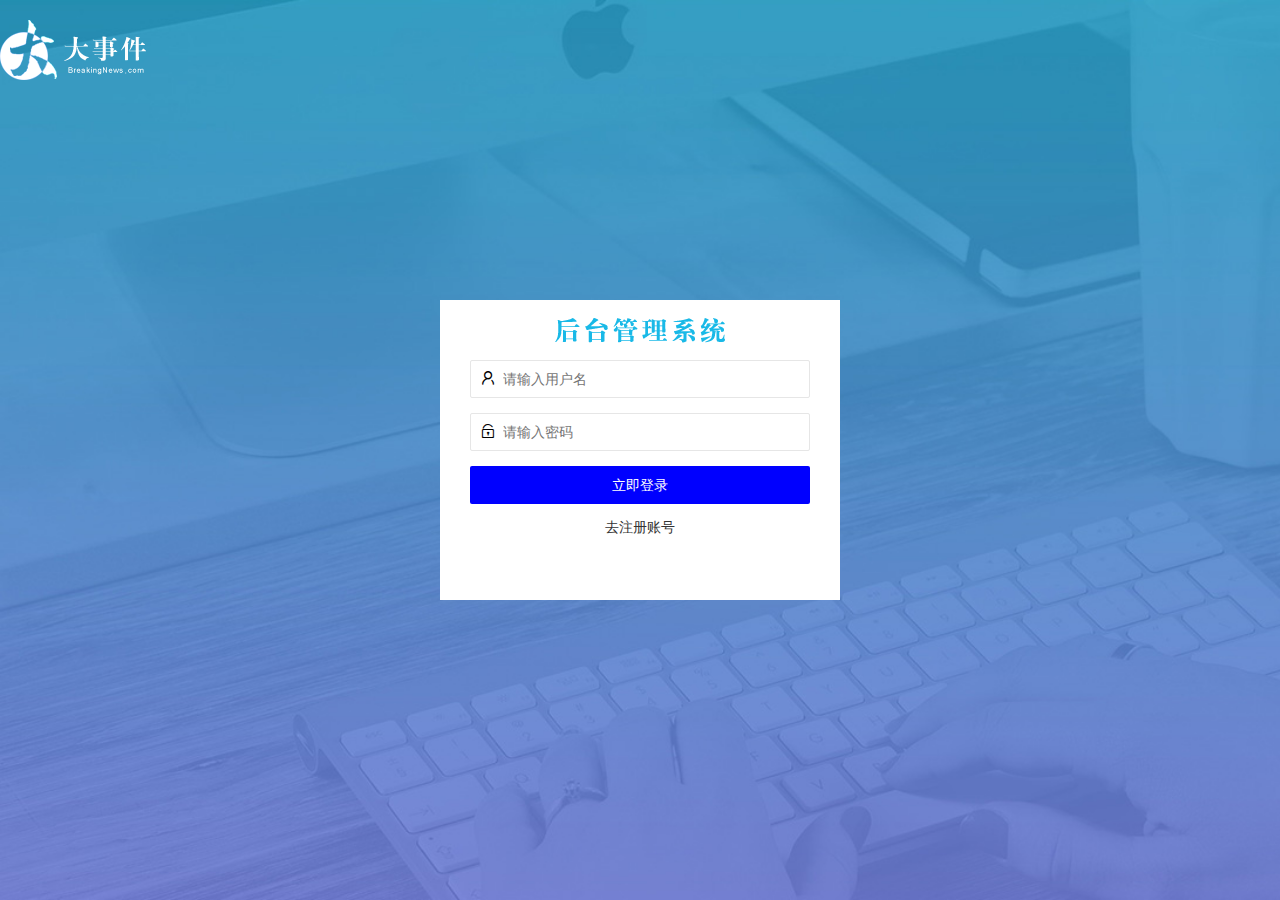
<file: login.html>
<!DOCTYPE html>
<html lang="en">

<head>
    <meta charset="UTF-8">
    <meta http-equiv="X-UA-Compatible" content="IE=edge">
    <meta name="viewport" content="width=device-width, initial-scale=1.0">
    <title>Document</title>
    <link rel="stylesheet" href="assets/lib/layui/css/layui.css">
    <link rel="stylesheet" href="/assets/css/login.less">
    <link rel="stylesheet" href="/assets/css/login.css">
</head>

<body>
    <!-- logo区域 -->
    <div class="header">
        <img src="/assets/images/logo.png" alt="">
    </div>
    <!-- 登录注册区域 -->
    <div class="loginAndRegBox">
        <div class="logotitle">
        </div>
        <!-- 登录区域 -->
        <div class="loginbox">
            <form class="layui-form" action="" id="form_log">
                <div class="layui-form-item">
                    <i class="layui-icon layui-icon-username"></i>
                    <input type="text" name="username" required lay-verify="required" placeholder="请输入用户名" autocomplete="off"
                        class="layui-input">
                </div>
                <div class="layui-form-item">
                    <i class="layui-icon layui-icon-password"></i>
                    <input type="text" name="password" required lay-verify="required|pwd" placeholder="请输入密码"
                        autocomplete="off" class="layui-input">
                </div>
                <div class="layui-form-item">

                    <button class="layui-btn" lay-submit lay-filter="formDemo">立即登录</button>

                </div>
                <div class="layui-form-item links">
                    <a href="#" id="link_reg">去注册账号</a>
                </div>
            </form>
        </div>
        <!-- 注册区域 -->
        <div class="regbox" style="display: none;">
            <form class="layui-form" action="" id="form_reg">
                <div class="layui-form-item">
                    <i class="layui-icon layui-icon-username"></i>
                    <input type="text" name="username" required lay-verify="required" placeholder="请输入用户名" autocomplete="off"
                        class="layui-input">
                </div>
                <div class="layui-form-item">
                    <i class="layui-icon layui-icon-password"></i>
                    <input type="text" name="password" required lay-verify="required" placeholder="请输入密码" autocomplete="off"
                        class="layui-input">
                </div>
                <div class="layui-form-item">
                    <i class="layui-icon layui-icon-password"></i>
                    <input type="text" name="repwd" required lay-verify="required|pwd|repwd" placeholder="请再次输入密码"
                        autocomplete="off" class="layui-input">
                </div>
                <div class="layui-form-item">
                    <button class="layui-btn" lay-submit lay-filter="formDemo">注册</button>

                </div>
                <div class="layui-form-item links">
                    <a href="#" id="link_login">去登录账号</a>
                </div>
            </form>
        </div>
    </div>
    <script src="/assets/lib/jquery.js"></script>
    <script src="/assets/lib/layui/layui.all.js"></script>
    <script src="/assets/js/baseAPI.js"></script>
    <script src="/assets/js/login.js"></script>

</body>

</html>
</file>
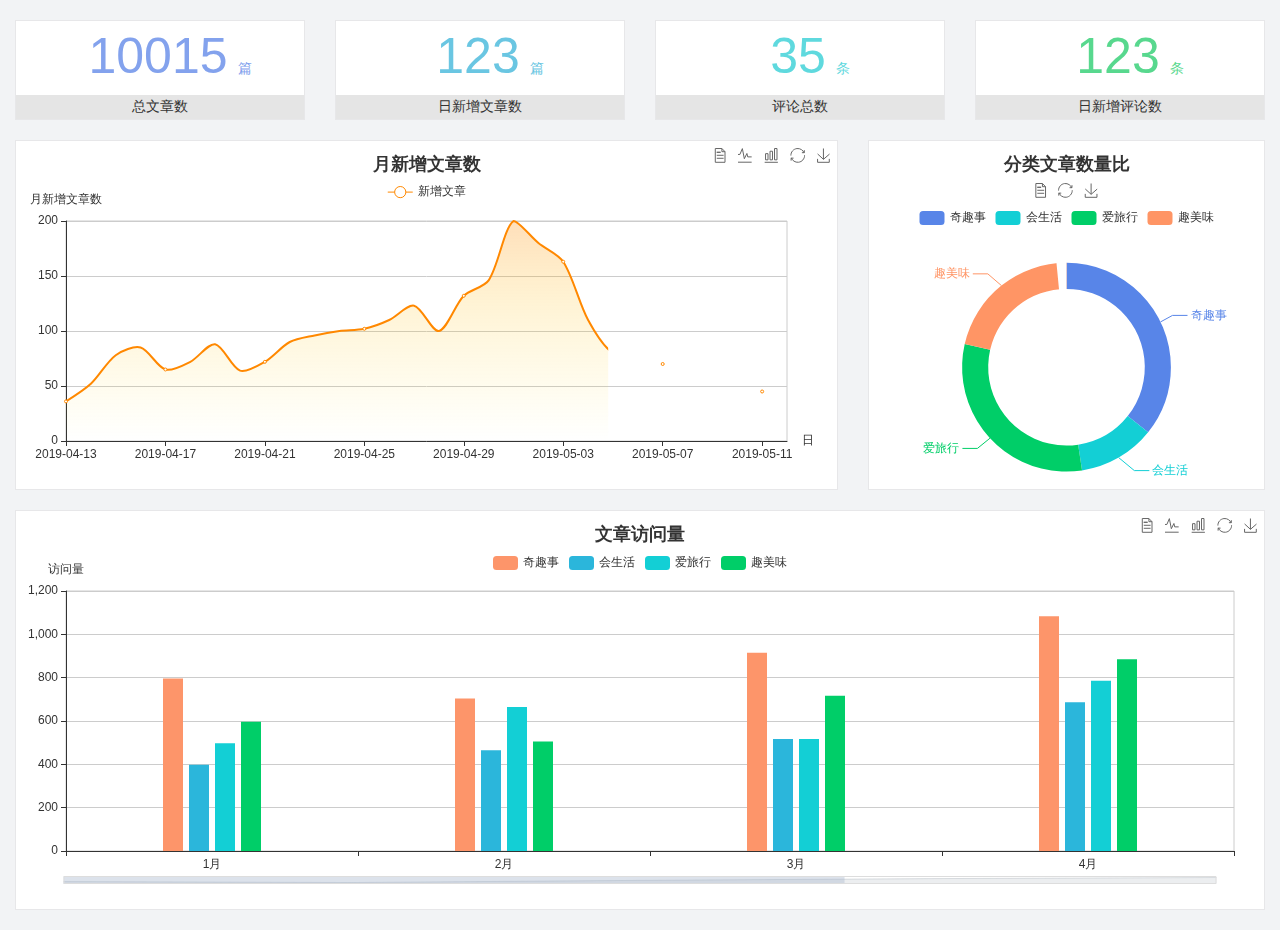
<file: home/dashboard.html>
<!DOCTYPE html>
<html lang="en">

<head>
  <meta charset="UTF-8">
  <meta name="viewport" content="width=device-width, initial-scale=1.0">
  <meta http-equiv="X-UA-Compatible" content="ie=edge">
  <title>图表统计</title>
  <link rel="stylesheet" href="../assets/lib/bootstrap.css" />
  <link rel="stylesheet" href="../assets/lib/main.css" />
  <script src="../assets/lib/jquery.js"></script>
  <script type="text/javascript" src="../assets/lib/echarts.min.js"></script>
</head>

<body>
  <div class="container-fluid">
    <div class="row spannel_list">
      <div class="col-sm-3 col-xs-6">
        <div class="spannel">
          <em>10015</em><span>篇</span>
          <b>总文章数</b>
        </div>
      </div>
      <div class="col-sm-3 col-xs-6">
        <div class="spannel scolor01">
          <em>123</em><span>篇</span>
          <b>日新增文章数</b>
        </div>
      </div>
      <div class="col-sm-3 col-xs-6">
        <div class="spannel scolor02">
          <em>35</em><span>条</span>
          <b>评论总数</b>
        </div>
      </div>
      <div class="col-sm-3 col-xs-6">
        <div class="spannel scolor03">
          <em>123</em><span>条</span>
          <b>日新增评论数</b>
        </div>
      </div>
    </div>
  </div>

  <div class="container-fluid">
    <div class="row curve-pie">
      <div class="col-lg-8 col-md-8">
        <div class="gragh_pannel" id="curve_show"></div>
      </div>
      <div class="col-lg-4 col-md-4">
        <div class="gragh_pannel" id="pie_show"></div>
      </div>
    </div>
  </div>

  <div class="container-fluid">
    <div class="column_pannel" id="column_show"></div>
  </div>

  <script>
    var oChart = echarts.init(document.getElementById('curve_show'));
    var aList_all = [
      { 'count': 36, 'date': '2019-04-13' },
      { 'count': 52, 'date': '2019-04-14' },
      { 'count': 78, 'date': '2019-04-15' },
      { 'count': 85, 'date': '2019-04-16' },
      { 'count': 65, 'date': '2019-04-17' },
      { 'count': 72, 'date': '2019-04-18' },
      { 'count': 88, 'date': '2019-04-19' },
      { 'count': 64, 'date': '2019-04-20' },
      { 'count': 72, 'date': '2019-04-21' },
      { 'count': 90, 'date': '2019-04-22' },
      { 'count': 96, 'date': '2019-04-23' },
      { 'count': 100, 'date': '2019-04-24' },
      { 'count': 102, 'date': '2019-04-25' },
      { 'count': 110, 'date': '2019-04-26' },
      { 'count': 123, 'date': '2019-04-27' },
      { 'count': 100, 'date': '2019-04-28' },
      { 'count': 132, 'date': '2019-04-29' },
      { 'count': 146, 'date': '2019-04-30' },
      { 'count': 200, 'date': '2019-05-01' },
      { 'count': 180, 'date': '2019-05-02' },
      { 'count': 163, 'date': '2019-05-03' },
      { 'count': 110, 'date': '2019-05-04' },
      { 'count': 80, 'date': '2019-05-05' },
      { 'count': 82, 'date': '2019-05-06' },
      { 'count': 70, 'date': '2019-05-07' },
      { 'count': 65, 'date': '2019-05-08' },
      { 'count': 54, 'date': '2019-05-09' },
      { 'count': 40, 'date': '2019-05-10' },
      { 'count': 45, 'date': '2019-05-11' },
      { 'count': 38, 'date': '2019-05-12' },
    ];

    let aCount = [];
    let aDate = [];

    for (var i = 0; i < aList_all.length; i++) {
      aCount.push(aList_all[i].count);
      aDate.push(aList_all[i].date);
    }

    var chartopt = {
      title: {
        text: '月新增文章数',
        left: 'center',
        top: '10'
      },
      tooltip: {
        trigger: 'axis'
      },
      legend: {
        data: ['新增文章'],
        top: '40'
      },
      toolbox: {
        show: true,
        feature: {
          mark: { show: true },
          dataView: { show: true, readOnly: false },
          magicType: { show: true, type: ['line', 'bar'] },
          restore: { show: true },
          saveAsImage: { show: true }
        }
      },
      calculable: true,
      xAxis: [
        {
          name: '日',
          type: 'category',
          boundaryGap: false,
          data: aDate
        }
      ],
      yAxis: [
        {
          name: '月新增文章数',
          type: 'value'
        }
      ],
      series: [
        {
          name: '新增文章',
          type: 'line',
          smooth: true,
          itemStyle: { normal: { areaStyle: { type: 'default' }, color: '#f80' }, lineStyle: { color: '#f80' } },
          data: aCount
        }],
      areaStyle: {
        normal: {
          color: new echarts.graphic.LinearGradient(0, 0, 0, 1, [{
            offset: 0,
            color: 'rgba(255,136,0,0.39)'
          }, {
            offset: .34,
            color: 'rgba(255,180,0,0.25)'
          }, {
            offset: 1,
            color: 'rgba(255,222,0,0.00)'
          }])

        }
      },
      grid: {
        show: true,
        x: 50,
        x2: 50,
        y: 80,
        height: 220
      }
    };

    oChart.setOption(chartopt);


    var oPie = echarts.init(document.getElementById('pie_show'));
    var oPieopt =
    {
      title: {
        top: 10,
        text: '分类文章数量比',
        x: 'center'
      },
      tooltip: {
        trigger: 'item',
        formatter: "{a} <br/>{b} : {c} ({d}%)"
      },
      color: ['#5885e8', '#13cfd5', '#00ce68', '#ff9565'],
      legend: {
        x: 'center',
        top: 65,
        data: ['奇趣事', '会生活', '爱旅行', '趣美味']
      },
      toolbox: {
        show: true,
        x: 'center',
        top: 35,
        feature: {
          mark: { show: true },
          dataView: { show: true, readOnly: false },
          magicType: {
            show: true,
            type: ['pie', 'funnel'],
            option: {
              funnel: {
                x: '25%',
                width: '50%',
                funnelAlign: 'left',
                max: 1548
              }
            }
          },
          restore: { show: true },
          saveAsImage: { show: true }
        }
      },
      calculable: true,
      series: [
        {
          name: '访问来源',
          type: 'pie',
          radius: ['45%', '60%'],
          center: ['50%', '65%'],
          data: [
            { value: 300, name: '奇趣事' },
            { value: 100, name: '会生活' },
            { value: 260, name: '爱旅行' },
            { value: 180, name: '趣美味' }
          ]
        }
      ]
    };
    oPie.setOption(oPieopt);



    var oColumn = this.echarts.init(document.getElementById('column_show'));
    var oColumnopt =
    {
      title: {
        text: '文章访问量',
        left: 'center',
        top: '10'
      },
      tooltip: {
        trigger: 'axis'
      },
      legend: {
        data: ['奇趣事', '会生活', '爱旅行', '趣美味'],
        top: '40'
      },
      toolbox: {
        show: true,
        feature: {
          mark: { show: true },
          dataView: { show: true, readOnly: false },
          magicType: { show: true, type: ['line', 'bar'] },
          restore: { show: true },
          saveAsImage: { show: true }
        }
      },
      calculable: true,
      xAxis: [
        {
          type: 'category',
          data: ['1月', '2月', '3月', '4月', '5月']
        }
      ],
      yAxis: [
        {
          name: '访问量',
          type: 'value'
        }
      ],
      series: [
        {
          name: '奇趣事',
          type: 'bar',
          barWidth: 20,
          itemStyle: {
            normal: { areaStyle: { type: 'default' }, color: '#fd956a' }
          },
          data: [800, 708, 920, 1090, 1200]
        },
        {
          name: '会生活',
          type: 'bar',
          barWidth: 20,
          itemStyle: {
            normal: { areaStyle: { type: 'default' }, color: '#2bb6db' }
          },
          data: [400, 468, 520, 690, 800]
        },
        {
          name: '爱旅行',
          type: 'bar',
          barWidth: 20,
          itemStyle: {
            normal: { areaStyle: { type: 'default' }, color: '#13cfd5' }
          },
          data: [500, 668, 520, 790, 900]
        },
        {
          name: '趣美味',
          type: 'bar',
          barWidth: 20,
          itemStyle: {
            normal: { areaStyle: { type: 'default' }, color: '#00ce68' }
          },
          data: [600, 508, 720, 890, 1000]
        }
      ],
      grid: {
        show: true,
        x: 50,
        x2: 30,
        y: 80,
        height: 260
      },
      dataZoom: [//给x轴设置滚动条
        {
          start: 0,//默认为0
          end: 100 - 1000 / 31,//默认为100
          type: 'slider',
          show: true,
          xAxisIndex: [0],
          handleSize: 0,//滑动条的 左右2个滑动条的大小
          height: 8,//组件高度
          left: 45, //左边的距离
          right: 50,//右边的距离
          bottom: 26,//右边的距离
          handleColor: '#ddd',//h滑动图标的颜色
          handleStyle: {
            borderColor: "#cacaca",
            borderWidth: "1",
            shadowBlur: 2,
            background: "#ddd",
            shadowColor: "#ddd",
          }
        }]
    };
    oColumn.setOption(oColumnopt);
  </script>
</body>

</html>
</file>
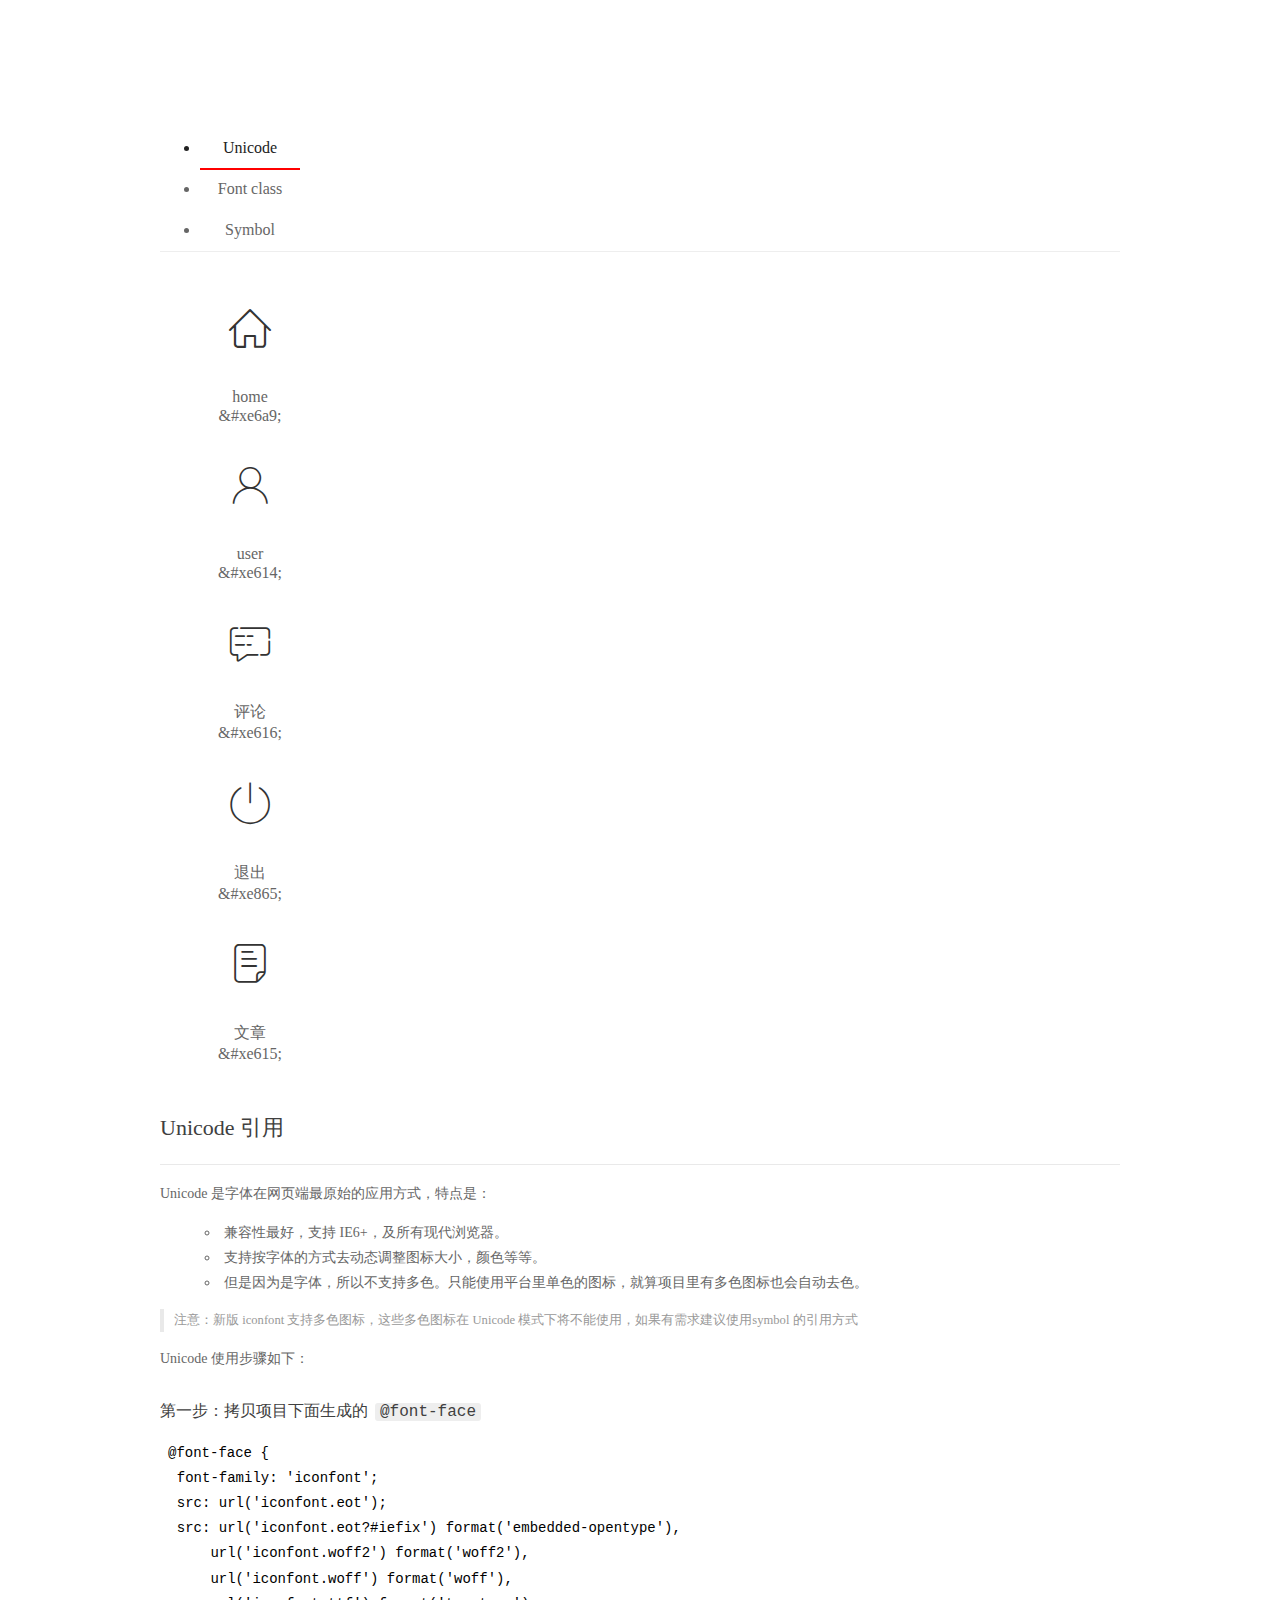
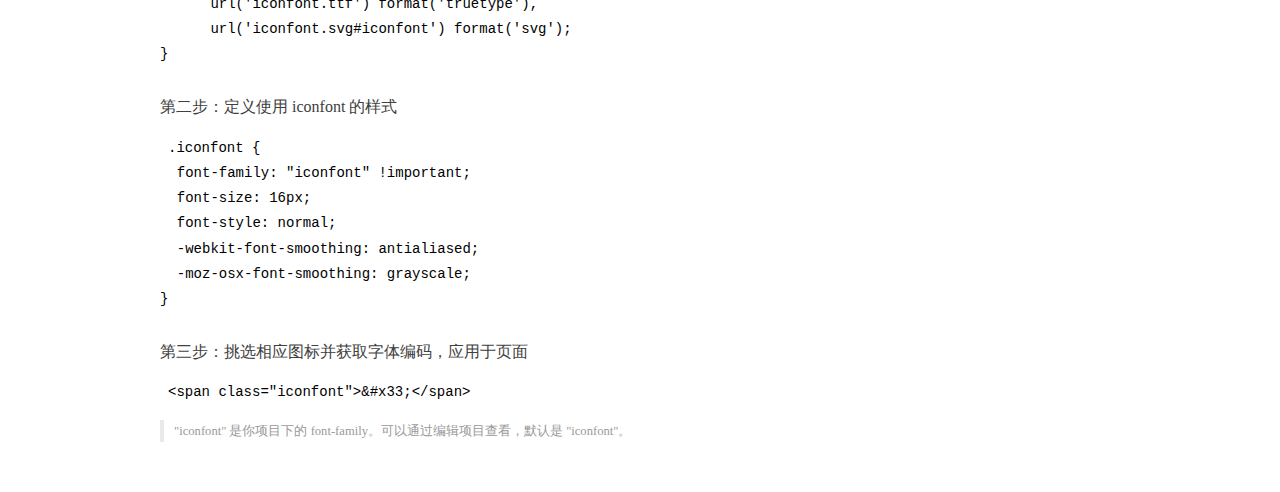
<file: assets/fonts/demo_index.html>
<!DOCTYPE html>
<html>
<head>
  <meta charset="utf-8"/>
  <title>IconFont Demo</title>
  <link rel="shortcut icon" href="https://gtms04.alicdn.com/tps/i4/TB1_oz6GVXXXXaFXpXXJDFnIXXX-64-64.ico" type="image/x-icon"/>
  <link rel="stylesheet" href="https://g.alicdn.com/thx/cube/1.3.2/cube.min.css">
  <link rel="stylesheet" href="demo.css">
  <link rel="stylesheet" href="iconfont.css">
  <script src="iconfont.js"></script>
  <!-- jQuery -->
  <script src="https://a1.alicdn.com/oss/uploads/2018/12/26/7bfddb60-08e8-11e9-9b04-53e73bb6408b.js"></script>
  <!-- 代码高亮 -->
  <script src="https://a1.alicdn.com/oss/uploads/2018/12/26/a3f714d0-08e6-11e9-8a15-ebf944d7534c.js"></script>
</head>
<body>
  <div class="main">
    <h1 class="logo"><a href="https://www.iconfont.cn/" title="iconfont 首页" target="_blank">&#xe86b;</a></h1>
    <div class="nav-tabs">
      <ul id="tabs" class="dib-box">
        <li class="dib active"><span>Unicode</span></li>
        <li class="dib"><span>Font class</span></li>
        <li class="dib"><span>Symbol</span></li>
      </ul>
      
    </div>
    <div class="tab-container">
      <div class="content unicode" style="display: block;">
          <ul class="icon_lists dib-box">
          
            <li class="dib">
              <span class="icon iconfont">&#xe6a9;</span>
                <div class="name">home</div>
                <div class="code-name">&amp;#xe6a9;</div>
              </li>
          
            <li class="dib">
              <span class="icon iconfont">&#xe614;</span>
                <div class="name">user</div>
                <div class="code-name">&amp;#xe614;</div>
              </li>
          
            <li class="dib">
              <span class="icon iconfont">&#xe616;</span>
                <div class="name">评论</div>
                <div class="code-name">&amp;#xe616;</div>
              </li>
          
            <li class="dib">
              <span class="icon iconfont">&#xe865;</span>
                <div class="name">退出</div>
                <div class="code-name">&amp;#xe865;</div>
              </li>
          
            <li class="dib">
              <span class="icon iconfont">&#xe615;</span>
                <div class="name">文章</div>
                <div class="code-name">&amp;#xe615;</div>
              </li>
          
          </ul>
          <div class="article markdown">
          <h2 id="unicode-">Unicode 引用</h2>
          <hr>

          <p>Unicode 是字体在网页端最原始的应用方式，特点是：</p>
          <ul>
            <li>兼容性最好，支持 IE6+，及所有现代浏览器。</li>
            <li>支持按字体的方式去动态调整图标大小，颜色等等。</li>
            <li>但是因为是字体，所以不支持多色。只能使用平台里单色的图标，就算项目里有多色图标也会自动去色。</li>
          </ul>
          <blockquote>
            <p>注意：新版 iconfont 支持多色图标，这些多色图标在 Unicode 模式下将不能使用，如果有需求建议使用symbol 的引用方式</p>
          </blockquote>
          <p>Unicode 使用步骤如下：</p>
          <h3 id="-font-face">第一步：拷贝项目下面生成的 <code>@font-face</code></h3>
<pre><code class="language-css"
>@font-face {
  font-family: 'iconfont';
  src: url('iconfont.eot');
  src: url('iconfont.eot?#iefix') format('embedded-opentype'),
      url('iconfont.woff2') format('woff2'),
      url('iconfont.woff') format('woff'),
      url('iconfont.ttf') format('truetype'),
      url('iconfont.svg#iconfont') format('svg');
}
</code></pre>
          <h3 id="-iconfont-">第二步：定义使用 iconfont 的样式</h3>
<pre><code class="language-css"
>.iconfont {
  font-family: "iconfont" !important;
  font-size: 16px;
  font-style: normal;
  -webkit-font-smoothing: antialiased;
  -moz-osx-font-smoothing: grayscale;
}
</code></pre>
          <h3 id="-">第三步：挑选相应图标并获取字体编码，应用于页面</h3>
<pre>
<code class="language-html"
>&lt;span class="iconfont"&gt;&amp;#x33;&lt;/span&gt;
</code></pre>
          <blockquote>
            <p>"iconfont" 是你项目下的 font-family。可以通过编辑项目查看，默认是 "iconfont"。</p>
          </blockquote>
          </div>
      </div>
      <div class="content font-class">
        <ul class="icon_lists dib-box">
          
          <li class="dib">
            <span class="icon iconfont icon-home"></span>
            <div class="name">
              home
            </div>
            <div class="code-name">.icon-home
            </div>
          </li>
          
          <li class="dib">
            <span class="icon iconfont icon-user"></span>
            <div class="name">
              user
            </div>
            <div class="code-name">.icon-user
            </div>
          </li>
          
          <li class="dib">
            <span class="icon iconfont icon-pinglun"></span>
            <div class="name">
              评论
            </div>
            <div class="code-name">.icon-pinglun
            </div>
          </li>
          
          <li class="dib">
            <span class="icon iconfont icon-tuichu"></span>
            <div class="name">
              退出
            </div>
            <div class="code-name">.icon-tuichu
            </div>
          </li>
          
          <li class="dib">
            <span class="icon iconfont icon-16"></span>
            <div class="name">
              文章
            </div>
            <div class="code-name">.icon-16
            </div>
          </li>
          
        </ul>
        <div class="article markdown">
        <h2 id="font-class-">font-class 引用</h2>
        <hr>

        <p>font-class 是 Unicode 使用方式的一种变种，主要是解决 Unicode 书写不直观，语意不明确的问题。</p>
        <p>与 Unicode 使用方式相比，具有如下特点：</p>
        <ul>
          <li>兼容性良好，支持 IE8+，及所有现代浏览器。</li>
          <li>相比于 Unicode 语意明确，书写更直观。可以很容易分辨这个 icon 是什么。</li>
          <li>因为使用 class 来定义图标，所以当要替换图标时，只需要修改 class 里面的 Unicode 引用。</li>
          <li>不过因为本质上还是使用的字体，所以多色图标还是不支持的。</li>
        </ul>
        <p>使用步骤如下：</p>
        <h3 id="-fontclass-">第一步：引入项目下面生成的 fontclass 代码：</h3>
<pre><code class="language-html">&lt;link rel="stylesheet" href="./iconfont.css"&gt;
</code></pre>
        <h3 id="-">第二步：挑选相应图标并获取类名，应用于页面：</h3>
<pre><code class="language-html">&lt;span class="iconfont icon-xxx"&gt;&lt;/span&gt;
</code></pre>
        <blockquote>
          <p>"
            iconfont" 是你项目下的 font-family。可以通过编辑项目查看，默认是 "iconfont"。</p>
        </blockquote>
      </div>
      </div>
      <div class="content symbol">
          <ul class="icon_lists dib-box">
          
            <li class="dib">
                <svg class="icon svg-icon" aria-hidden="true">
                  <use xlink:href="#icon-home"></use>
                </svg>
                <div class="name">home</div>
                <div class="code-name">#icon-home</div>
            </li>
          
            <li class="dib">
                <svg class="icon svg-icon" aria-hidden="true">
                  <use xlink:href="#icon-user"></use>
                </svg>
                <div class="name">user</div>
                <div class="code-name">#icon-user</div>
            </li>
          
            <li class="dib">
                <svg class="icon svg-icon" aria-hidden="true">
                  <use xlink:href="#icon-pinglun"></use>
                </svg>
                <div class="name">评论</div>
                <div class="code-name">#icon-pinglun</div>
            </li>
          
            <li class="dib">
                <svg class="icon svg-icon" aria-hidden="true">
                  <use xlink:href="#icon-tuichu"></use>
                </svg>
                <div class="name">退出</div>
                <div class="code-name">#icon-tuichu</div>
            </li>
          
            <li class="dib">
                <svg class="icon svg-icon" aria-hidden="true">
                  <use xlink:href="#icon-16"></use>
                </svg>
                <div class="name">文章</div>
                <div class="code-name">#icon-16</div>
            </li>
          
          </ul>
          <div class="article markdown">
          <h2 id="symbol-">Symbol 引用</h2>
          <hr>

          <p>这是一种全新的使用方式，应该说这才是未来的主流，也是平台目前推荐的用法。相关介绍可以参考这篇<a href="">文章</a>
            这种用法其实是做了一个 SVG 的集合，与另外两种相比具有如下特点：</p>
          <ul>
            <li>支持多色图标了，不再受单色限制。</li>
            <li>通过一些技巧，支持像字体那样，通过 <code>font-size</code>, <code>color</code> 来调整样式。</li>
            <li>兼容性较差，支持 IE9+，及现代浏览器。</li>
            <li>浏览器渲染 SVG 的性能一般，还不如 png。</li>
          </ul>
          <p>使用步骤如下：</p>
          <h3 id="-symbol-">第一步：引入项目下面生成的 symbol 代码：</h3>
<pre><code class="language-html">&lt;script src="./iconfont.js"&gt;&lt;/script&gt;
</code></pre>
          <h3 id="-css-">第二步：加入通用 CSS 代码（引入一次就行）：</h3>
<pre><code class="language-html">&lt;style&gt;
.icon {
  width: 1em;
  height: 1em;
  vertical-align: -0.15em;
  fill: currentColor;
  overflow: hidden;
}
&lt;/style&gt;
</code></pre>
          <h3 id="-">第三步：挑选相应图标并获取类名，应用于页面：</h3>
<pre><code class="language-html">&lt;svg class="icon" aria-hidden="true"&gt;
  &lt;use xlink:href="#icon-xxx"&gt;&lt;/use&gt;
&lt;/svg&gt;
</code></pre>
          </div>
      </div>

    </div>
  </div>
  <script>
  $(document).ready(function () {
      $('.tab-container .content:first').show()

      $('#tabs li').click(function (e) {
        var tabContent = $('.tab-container .content')
        var index = $(this).index()

        if ($(this).hasClass('active')) {
          return
        } else {
          $('#tabs li').removeClass('active')
          $(this).addClass('active')

          tabContent.hide().eq(index).fadeIn()
        }
      })
    })
  </script>
</body>
</html>
</file>
<file: assets/lib/layui/css/layui.css>
/** layui-v2.5.5 MIT License By https://www.layui.com */
 .layui-inline,img{display:inline-block;vertical-align:middle}h1,h2,h3,h4,h5,h6{font-weight:400}.layui-edge,.layui-header,.layui-inline,.layui-main{position:relative}.layui-body,.layui-edge,.layui-elip{overflow:hidden}.layui-btn,.layui-edge,.layui-inline,img{vertical-align:middle}.layui-btn,.layui-disabled,.layui-icon,.layui-unselect{-moz-user-select:none;-webkit-user-select:none;-ms-user-select:none}.layui-elip,.layui-form-checkbox span,.layui-form-pane .layui-form-label{text-overflow:ellipsis;white-space:nowrap}.layui-breadcrumb,.layui-tree-btnGroup{visibility:hidden}blockquote,body,button,dd,div,dl,dt,form,h1,h2,h3,h4,h5,h6,input,li,ol,p,pre,td,textarea,th,ul{margin:0;padding:0;-webkit-tap-highlight-color:rgba(0,0,0,0)}a:active,a:hover{outline:0}img{border:none}li{list-style:none}table{border-collapse:collapse;border-spacing:0}h4,h5,h6{font-size:100%}button,input,optgroup,option,select,textarea{font-family:inherit;font-size:inherit;font-style:inherit;font-weight:inherit;outline:0}pre{white-space:pre-wrap;white-space:-moz-pre-wrap;white-space:-pre-wrap;white-space:-o-pre-wrap;word-wrap:break-word}body{line-height:24px;font:14px Helvetica Neue,Helvetica,PingFang SC,Tahoma,Arial,sans-serif}hr{height:1px;margin:10px 0;border:0;clear:both}a{color:#333;text-decoration:none}a:hover{color:#777}a cite{font-style:normal;*cursor:pointer}.layui-border-box,.layui-border-box *{box-sizing:border-box}.layui-box,.layui-box *{box-sizing:content-box}.layui-clear{clear:both;*zoom:1}.layui-clear:after{content:'\20';clear:both;*zoom:1;display:block;height:0}.layui-inline{*display:inline;*zoom:1}.layui-edge{display:inline-block;width:0;height:0;border-width:6px;border-style:dashed;border-color:transparent}.layui-edge-top{top:-4px;border-bottom-color:#999;border-bottom-style:solid}.layui-edge-right{border-left-color:#999;border-left-style:solid}.layui-edge-bottom{top:2px;border-top-color:#999;border-top-style:solid}.layui-edge-left{border-right-color:#999;border-right-style:solid}.layui-disabled,.layui-disabled:hover{color:#d2d2d2!important;cursor:not-allowed!important}.layui-circle{border-radius:100%}.layui-show{display:block!important}.layui-hide{display:none!important}@font-face{font-family:layui-icon;src:url(../font/iconfont.eot?v=250);src:url(../font/iconfont.eot?v=250#iefix) format('embedded-opentype'),url(../font/iconfont.woff2?v=250) format('woff2'),url(../font/iconfont.woff?v=250) format('woff'),url(../font/iconfont.ttf?v=250) format('truetype'),url(../font/iconfont.svg?v=250#layui-icon) format('svg')}.layui-icon{font-family:layui-icon!important;font-size:16px;font-style:normal;-webkit-font-smoothing:antialiased;-moz-osx-font-smoothing:grayscale}.layui-icon-reply-fill:before{content:"\e611"}.layui-icon-set-fill:before{content:"\e614"}.layui-icon-menu-fill:before{content:"\e60f"}.layui-icon-search:before{content:"\e615"}.layui-icon-share:before{content:"\e641"}.layui-icon-set-sm:before{content:"\e620"}.layui-icon-engine:before{content:"\e628"}.layui-icon-close:before{content:"\1006"}.layui-icon-close-fill:before{content:"\1007"}.layui-icon-chart-screen:before{content:"\e629"}.layui-icon-star:before{content:"\e600"}.layui-icon-circle-dot:before{content:"\e617"}.layui-icon-chat:before{content:"\e606"}.layui-icon-release:before{content:"\e609"}.layui-icon-list:before{content:"\e60a"}.layui-icon-chart:before{content:"\e62c"}.layui-icon-ok-circle:before{content:"\1005"}.layui-icon-layim-theme:before{content:"\e61b"}.layui-icon-table:before{content:"\e62d"}.layui-icon-right:before{content:"\e602"}.layui-icon-left:before{content:"\e603"}.layui-icon-cart-simple:before{content:"\e698"}.layui-icon-face-cry:before{content:"\e69c"}.layui-icon-face-smile:before{content:"\e6af"}.layui-icon-survey:before{content:"\e6b2"}.layui-icon-tree:before{content:"\e62e"}.layui-icon-upload-circle:before{content:"\e62f"}.layui-icon-add-circle:before{content:"\e61f"}.layui-icon-download-circle:before{content:"\e601"}.layui-icon-templeate-1:before{content:"\e630"}.layui-icon-util:before{content:"\e631"}.layui-icon-face-surprised:before{content:"\e664"}.layui-icon-edit:before{content:"\e642"}.layui-icon-speaker:before{content:"\e645"}.layui-icon-down:before{content:"\e61a"}.layui-icon-file:before{content:"\e621"}.layui-icon-layouts:before{content:"\e632"}.layui-icon-rate-half:before{content:"\e6c9"}.layui-icon-add-circle-fine:before{content:"\e608"}.layui-icon-prev-circle:before{content:"\e633"}.layui-icon-read:before{content:"\e705"}.layui-icon-404:before{content:"\e61c"}.layui-icon-carousel:before{content:"\e634"}.layui-icon-help:before{content:"\e607"}.layui-icon-code-circle:before{content:"\e635"}.layui-icon-water:before{content:"\e636"}.layui-icon-username:before{content:"\e66f"}.layui-icon-find-fill:before{content:"\e670"}.layui-icon-about:before{content:"\e60b"}.layui-icon-location:before{content:"\e715"}.layui-icon-up:before{content:"\e619"}.layui-icon-pause:before{content:"\e651"}.layui-icon-date:before{content:"\e637"}.layui-icon-layim-uploadfile:before{content:"\e61d"}.layui-icon-delete:before{content:"\e640"}.layui-icon-play:before{content:"\e652"}.layui-icon-top:before{content:"\e604"}.layui-icon-friends:before{content:"\e612"}.layui-icon-refresh-3:before{content:"\e9aa"}.layui-icon-ok:before{content:"\e605"}.layui-icon-layer:before{content:"\e638"}.layui-icon-face-smile-fine:before{content:"\e60c"}.layui-icon-dollar:before{content:"\e659"}.layui-icon-group:before{content:"\e613"}.layui-icon-layim-download:before{content:"\e61e"}.layui-icon-picture-fine:before{content:"\e60d"}.layui-icon-link:before{content:"\e64c"}.layui-icon-diamond:before{content:"\e735"}.layui-icon-log:before{content:"\e60e"}.layui-icon-rate-solid:before{content:"\e67a"}.layui-icon-fonts-del:before{content:"\e64f"}.layui-icon-unlink:before{content:"\e64d"}.layui-icon-fonts-clear:before{content:"\e639"}.layui-icon-triangle-r:before{content:"\e623"}.layui-icon-circle:before{content:"\e63f"}.layui-icon-radio:before{content:"\e643"}.layui-icon-align-center:before{content:"\e647"}.layui-icon-align-right:before{content:"\e648"}.layui-icon-align-left:before{content:"\e649"}.layui-icon-loading-1:before{content:"\e63e"}.layui-icon-return:before{content:"\e65c"}.layui-icon-fonts-strong:before{content:"\e62b"}.layui-icon-upload:before{content:"\e67c"}.layui-icon-dialogue:before{content:"\e63a"}.layui-icon-video:before{content:"\e6ed"}.layui-icon-headset:before{content:"\e6fc"}.layui-icon-cellphone-fine:before{content:"\e63b"}.layui-icon-add-1:before{content:"\e654"}.layui-icon-face-smile-b:before{content:"\e650"}.layui-icon-fonts-html:before{content:"\e64b"}.layui-icon-form:before{content:"\e63c"}.layui-icon-cart:before{content:"\e657"}.layui-icon-camera-fill:before{content:"\e65d"}.layui-icon-tabs:before{content:"\e62a"}.layui-icon-fonts-code:before{content:"\e64e"}.layui-icon-fire:before{content:"\e756"}.layui-icon-set:before{content:"\e716"}.layui-icon-fonts-u:before{content:"\e646"}.layui-icon-triangle-d:before{content:"\e625"}.layui-icon-tips:before{content:"\e702"}.layui-icon-picture:before{content:"\e64a"}.layui-icon-more-vertical:before{content:"\e671"}.layui-icon-flag:before{content:"\e66c"}.layui-icon-loading:before{content:"\e63d"}.layui-icon-fonts-i:before{content:"\e644"}.layui-icon-refresh-1:before{content:"\e666"}.layui-icon-rmb:before{content:"\e65e"}.layui-icon-home:before{content:"\e68e"}.layui-icon-user:before{content:"\e770"}.layui-icon-notice:before{content:"\e667"}.layui-icon-login-weibo:before{content:"\e675"}.layui-icon-voice:before{content:"\e688"}.layui-icon-upload-drag:before{content:"\e681"}.layui-icon-login-qq:before{content:"\e676"}.layui-icon-snowflake:before{content:"\e6b1"}.layui-icon-file-b:before{content:"\e655"}.layui-icon-template:before{content:"\e663"}.layui-icon-auz:before{content:"\e672"}.layui-icon-console:before{content:"\e665"}.layui-icon-app:before{content:"\e653"}.layui-icon-prev:before{content:"\e65a"}.layui-icon-website:before{content:"\e7ae"}.layui-icon-next:before{content:"\e65b"}.layui-icon-component:before{content:"\e857"}.layui-icon-more:before{content:"\e65f"}.layui-icon-login-wechat:before{content:"\e677"}.layui-icon-shrink-right:before{content:"\e668"}.layui-icon-spread-left:before{content:"\e66b"}.layui-icon-camera:before{content:"\e660"}.layui-icon-note:before{content:"\e66e"}.layui-icon-refresh:before{content:"\e669"}.layui-icon-female:before{content:"\e661"}.layui-icon-male:before{content:"\e662"}.layui-icon-password:before{content:"\e673"}.layui-icon-senior:before{content:"\e674"}.layui-icon-theme:before{content:"\e66a"}.layui-icon-tread:before{content:"\e6c5"}.layui-icon-praise:before{content:"\e6c6"}.layui-icon-star-fill:before{content:"\e658"}.layui-icon-rate:before{content:"\e67b"}.layui-icon-template-1:before{content:"\e656"}.layui-icon-vercode:before{content:"\e679"}.layui-icon-cellphone:before{content:"\e678"}.layui-icon-screen-full:before{content:"\e622"}.layui-icon-screen-restore:before{content:"\e758"}.layui-icon-cols:before{content:"\e610"}.layui-icon-export:before{content:"\e67d"}.layui-icon-print:before{content:"\e66d"}.layui-icon-slider:before{content:"\e714"}.layui-icon-addition:before{content:"\e624"}.layui-icon-subtraction:before{content:"\e67e"}.layui-icon-service:before{content:"\e626"}.layui-icon-transfer:before{content:"\e691"}.layui-main{width:1140px;margin:0 auto}.layui-header{z-index:1000;height:60px}.layui-header a:hover{transition:all .5s;-webkit-transition:all .5s}.layui-side{position:fixed;left:0;top:0;bottom:0;z-index:999;width:200px;overflow-x:hidden}.layui-side-scroll{position:relative;width:220px;height:100%;overflow-x:hidden}.layui-body{position:absolute;left:200px;right:0;top:0;bottom:0;z-index:998;width:auto;overflow-y:auto;box-sizing:border-box}.layui-layout-body{overflow:hidden}.layui-layout-admin .layui-header{background-color:#23262E}.layui-layout-admin .layui-side{top:60px;width:200px;overflow-x:hidden}.layui-layout-admin .layui-body{position:fixed;top:60px;bottom:44px}.layui-layout-admin .layui-main{width:auto;margin:0 15px}.layui-layout-admin .layui-footer{position:fixed;left:200px;right:0;bottom:0;height:44px;line-height:44px;padding:0 15px;background-color:#eee}.layui-layout-admin .layui-logo{position:absolute;left:0;top:0;width:200px;height:100%;line-height:60px;text-align:center;color:#009688;font-size:16px}.layui-layout-admin .layui-header .layui-nav{background:0 0}.layui-layout-left{position:absolute!important;left:200px;top:0}.layui-layout-right{position:absolute!important;right:0;top:0}.layui-container{position:relative;margin:0 auto;padding:0 15px;box-sizing:border-box}.layui-fluid{position:relative;margin:0 auto;padding:0 15px}.layui-row:after,.layui-row:before{content:'';display:block;clear:both}.layui-col-lg1,.layui-col-lg10,.layui-col-lg11,.layui-col-lg12,.layui-col-lg2,.layui-col-lg3,.layui-col-lg4,.layui-col-lg5,.layui-col-lg6,.layui-col-lg7,.layui-col-lg8,.layui-col-lg9,.layui-col-md1,.layui-col-md10,.layui-col-md11,.layui-col-md12,.layui-col-md2,.layui-col-md3,.layui-col-md4,.layui-col-md5,.layui-col-md6,.layui-col-md7,.layui-col-md8,.layui-col-md9,.layui-col-sm1,.layui-col-sm10,.layui-col-sm11,.layui-col-sm12,.layui-col-sm2,.layui-col-sm3,.layui-col-sm4,.layui-col-sm5,.layui-col-sm6,.layui-col-sm7,.layui-col-sm8,.layui-col-sm9,.layui-col-xs1,.layui-col-xs10,.layui-col-xs11,.layui-col-xs12,.layui-col-xs2,.layui-col-xs3,.layui-col-xs4,.layui-col-xs5,.layui-col-xs6,.layui-col-xs7,.layui-col-xs8,.layui-col-xs9{position:relative;display:block;box-sizing:border-box}.layui-col-xs1,.layui-col-xs10,.layui-col-xs11,.layui-col-xs12,.layui-col-xs2,.layui-col-xs3,.layui-col-xs4,.layui-col-xs5,.layui-col-xs6,.layui-col-xs7,.layui-col-xs8,.layui-col-xs9{float:left}.layui-col-xs1{width:8.33333333%}.layui-col-xs2{width:16.66666667%}.layui-col-xs3{width:25%}.layui-col-xs4{width:33.33333333%}.layui-col-xs5{width:41.66666667%}.layui-col-xs6{width:50%}.layui-col-xs7{width:58.33333333%}.layui-col-xs8{width:66.66666667%}.layui-col-xs9{width:75%}.layui-col-xs10{width:83.33333333%}.layui-col-xs11{width:91.66666667%}.layui-col-xs12{width:100%}.layui-col-xs-offset1{margin-left:8.33333333%}.layui-col-xs-offset2{margin-left:16.66666667%}.layui-col-xs-offset3{margin-left:25%}.layui-col-xs-offset4{margin-left:33.33333333%}.layui-col-xs-offset5{margin-left:41.66666667%}.layui-col-xs-offset6{margin-left:50%}.layui-col-xs-offset7{margin-left:58.33333333%}.layui-col-xs-offset8{margin-left:66.66666667%}.layui-col-xs-offset9{margin-left:75%}.layui-col-xs-offset10{margin-left:83.33333333%}.layui-col-xs-offset11{margin-left:91.66666667%}.layui-col-xs-offset12{margin-left:100%}@media screen and (max-width:768px){.layui-hide-xs{display:none!important}.layui-show-xs-block{display:block!important}.layui-show-xs-inline{display:inline!important}.layui-show-xs-inline-block{display:inline-block!important}}@media screen and (min-width:768px){.layui-container{width:750px}.layui-hide-sm{display:none!important}.layui-show-sm-block{display:block!important}.layui-show-sm-inline{display:inline!important}.layui-show-sm-inline-block{display:inline-block!important}.layui-col-sm1,.layui-col-sm10,.layui-col-sm11,.layui-col-sm12,.layui-col-sm2,.layui-col-sm3,.layui-col-sm4,.layui-col-sm5,.layui-col-sm6,.layui-col-sm7,.layui-col-sm8,.layui-col-sm9{float:left}.layui-col-sm1{width:8.33333333%}.layui-col-sm2{width:16.66666667%}.layui-col-sm3{width:25%}.layui-col-sm4{width:33.33333333%}.layui-col-sm5{width:41.66666667%}.layui-col-sm6{width:50%}.layui-col-sm7{width:58.33333333%}.layui-col-sm8{width:66.66666667%}.layui-col-sm9{width:75%}.layui-col-sm10{width:83.33333333%}.layui-col-sm11{width:91.66666667%}.layui-col-sm12{width:100%}.layui-col-sm-offset1{margin-left:8.33333333%}.layui-col-sm-offset2{margin-left:16.66666667%}.layui-col-sm-offset3{margin-left:25%}.layui-col-sm-offset4{margin-left:33.33333333%}.layui-col-sm-offset5{margin-left:41.66666667%}.layui-col-sm-offset6{margin-left:50%}.layui-col-sm-offset7{margin-left:58.33333333%}.layui-col-sm-offset8{margin-left:66.66666667%}.layui-col-sm-offset9{margin-left:75%}.layui-col-sm-offset10{margin-left:83.33333333%}.layui-col-sm-offset11{margin-left:91.66666667%}.layui-col-sm-offset12{margin-left:100%}}@media screen and (min-width:992px){.layui-container{width:970px}.layui-hide-md{display:none!important}.layui-show-md-block{display:block!important}.layui-show-md-inline{display:inline!important}.layui-show-md-inline-block{display:inline-block!important}.layui-col-md1,.layui-col-md10,.layui-col-md11,.layui-col-md12,.layui-col-md2,.layui-col-md3,.layui-col-md4,.layui-col-md5,.layui-col-md6,.layui-col-md7,.layui-col-md8,.layui-col-md9{float:left}.layui-col-md1{width:8.33333333%}.layui-col-md2{width:16.66666667%}.layui-col-md3{width:25%}.layui-col-md4{width:33.33333333%}.layui-col-md5{width:41.66666667%}.layui-col-md6{width:50%}.layui-col-md7{width:58.33333333%}.layui-col-md8{width:66.66666667%}.layui-col-md9{width:75%}.layui-col-md10{width:83.33333333%}.layui-col-md11{width:91.66666667%}.layui-col-md12{width:100%}.layui-col-md-offset1{margin-left:8.33333333%}.layui-col-md-offset2{margin-left:16.66666667%}.layui-col-md-offset3{margin-left:25%}.layui-col-md-offset4{margin-left:33.33333333%}.layui-col-md-offset5{margin-left:41.66666667%}.layui-col-md-offset6{margin-left:50%}.layui-col-md-offset7{margin-left:58.33333333%}.layui-col-md-offset8{margin-left:66.66666667%}.layui-col-md-offset9{margin-left:75%}.layui-col-md-offset10{margin-left:83.33333333%}.layui-col-md-offset11{margin-left:91.66666667%}.layui-col-md-offset12{margin-left:100%}}@media screen and (min-width:1200px){.layui-container{width:1170px}.layui-hide-lg{display:none!important}.layui-show-lg-block{display:block!important}.layui-show-lg-inline{display:inline!important}.layui-show-lg-inline-block{display:inline-block!important}.layui-col-lg1,.layui-col-lg10,.layui-col-lg11,.layui-col-lg12,.layui-col-lg2,.layui-col-lg3,.layui-col-lg4,.layui-col-lg5,.layui-col-lg6,.layui-col-lg7,.layui-col-lg8,.layui-col-lg9{float:left}.layui-col-lg1{width:8.33333333%}.layui-col-lg2{width:16.66666667%}.layui-col-lg3{width:25%}.layui-col-lg4{width:33.33333333%}.layui-col-lg5{width:41.66666667%}.layui-col-lg6{width:50%}.layui-col-lg7{width:58.33333333%}.layui-col-lg8{width:66.66666667%}.layui-col-lg9{width:75%}.layui-col-lg10{width:83.33333333%}.layui-col-lg11{width:91.66666667%}.layui-col-lg12{width:100%}.layui-col-lg-offset1{margin-left:8.33333333%}.layui-col-lg-offset2{margin-left:16.66666667%}.layui-col-lg-offset3{margin-left:25%}.layui-col-lg-offset4{margin-left:33.33333333%}.layui-col-lg-offset5{margin-left:41.66666667%}.layui-col-lg-offset6{margin-left:50%}.layui-col-lg-offset7{margin-left:58.33333333%}.layui-col-lg-offset8{margin-left:66.66666667%}.layui-col-lg-offset9{margin-left:75%}.layui-col-lg-offset10{margin-left:83.33333333%}.layui-col-lg-offset11{margin-left:91.66666667%}.layui-col-lg-offset12{margin-left:100%}}.layui-col-space1{margin:-.5px}.layui-col-space1>*{padding:.5px}.layui-col-space3{margin:-1.5px}.layui-col-space3>*{padding:1.5px}.layui-col-space5{margin:-2.5px}.layui-col-space5>*{padding:2.5px}.layui-col-space8{margin:-3.5px}.layui-col-space8>*{padding:3.5px}.layui-col-space10{margin:-5px}.layui-col-space10>*{padding:5px}.layui-col-space12{margin:-6px}.layui-col-space12>*{padding:6px}.layui-col-space15{margin:-7.5px}.layui-col-space15>*{padding:7.5px}.layui-col-space18{margin:-9px}.layui-col-space18>*{padding:9px}.layui-col-space20{margin:-10px}.layui-col-space20>*{padding:10px}.layui-col-space22{margin:-11px}.layui-col-space22>*{padding:11px}.layui-col-space25{margin:-12.5px}.layui-col-space25>*{padding:12.5px}.layui-col-space30{margin:-15px}.layui-col-space30>*{padding:15px}.layui-btn,.layui-input,.layui-select,.layui-textarea,.layui-upload-button{outline:0;-webkit-appearance:none;transition:all .3s;-webkit-transition:all .3s;box-sizing:border-box}.layui-elem-quote{margin-bottom:10px;padding:15px;line-height:22px;border-left:5px solid #009688;border-radius:0 2px 2px 0;background-color:#f2f2f2}.layui-quote-nm{border-style:solid;border-width:1px 1px 1px 5px;background:0 0}.layui-elem-field{margin-bottom:10px;padding:0;border-width:1px;border-style:solid}.layui-elem-field legend{margin-left:20px;padding:0 10px;font-size:20px;font-weight:300}.layui-field-title{margin:10px 0 20px;border-width:1px 0 0}.layui-field-box{padding:10px 15px}.layui-field-title .layui-field-box{padding:10px 0}.layui-progress{position:relative;height:6px;border-radius:20px;background-color:#e2e2e2}.layui-progress-bar{position:absolute;left:0;top:0;width:0;max-width:100%;height:6px;border-radius:20px;text-align:right;background-color:#5FB878;transition:all .3s;-webkit-transition:all .3s}.layui-progress-big,.layui-progress-big .layui-progress-bar{height:18px;line-height:18px}.layui-progress-text{position:relative;top:-20px;line-height:18px;font-size:12px;color:#666}.layui-progress-big .layui-progress-text{position:static;padding:0 10px;color:#fff}.layui-collapse{border-width:1px;border-style:solid;border-radius:2px}.layui-colla-content,.layui-colla-item{border-top-width:1px;border-top-style:solid}.layui-colla-item:first-child{border-top:none}.layui-colla-title{position:relative;height:42px;line-height:42px;padding:0 15px 0 35px;color:#333;background-color:#f2f2f2;cursor:pointer;font-size:14px;overflow:hidden}.layui-colla-content{display:none;padding:10px 15px;line-height:22px;color:#666}.layui-colla-icon{position:absolute;left:15px;top:0;font-size:14px}.layui-card{margin-bottom:15px;border-radius:2px;background-color:#fff;box-shadow:0 1px 2px 0 rgba(0,0,0,.05)}.layui-card:last-child{margin-bottom:0}.layui-card-header{position:relative;height:42px;line-height:42px;padding:0 15px;border-bottom:1px solid #f6f6f6;color:#333;border-radius:2px 2px 0 0;font-size:14px}.layui-bg-black,.layui-bg-blue,.layui-bg-cyan,.layui-bg-green,.layui-bg-orange,.layui-bg-red{color:#fff!important}.layui-card-body{position:relative;padding:10px 15px;line-height:24px}.layui-card-body[pad15]{padding:15px}.layui-card-body[pad20]{padding:20px}.layui-card-body .layui-table{margin:5px 0}.layui-card .layui-tab{margin:0}.layui-panel-window{position:relative;padding:15px;border-radius:0;border-top:5px solid #E6E6E6;background-color:#fff}.layui-auxiliar-moving{position:fixed;left:0;right:0;top:0;bottom:0;width:100%;height:100%;background:0 0;z-index:9999999999}.layui-form-label,.layui-form-mid,.layui-form-select,.layui-input-block,.layui-input-inline,.layui-textarea{position:relative}.layui-bg-red{background-color:#FF5722!important}.layui-bg-orange{background-color:#FFB800!important}.layui-bg-green{background-color:#009688!important}.layui-bg-cyan{background-color:#2F4056!important}.layui-bg-blue{background-color:#1E9FFF!important}.layui-bg-black{background-color:#393D49!important}.layui-bg-gray{background-color:#eee!important;color:#666!important}.layui-badge-rim,.layui-colla-content,.layui-colla-item,.layui-collapse,.layui-elem-field,.layui-form-pane .layui-form-item[pane],.layui-form-pane .layui-form-label,.layui-input,.layui-layedit,.layui-layedit-tool,.layui-quote-nm,.layui-select,.layui-tab-bar,.layui-tab-card,.layui-tab-title,.layui-tab-title .layui-this:after,.layui-textarea{border-color:#e6e6e6}.layui-timeline-item:before,hr{background-color:#e6e6e6}.layui-text{line-height:22px;font-size:14px;color:#666}.layui-text h1,.layui-text h2,.layui-text h3{font-weight:500;color:#333}.layui-text h1{font-size:30px}.layui-text h2{font-size:24px}.layui-text h3{font-size:18px}.layui-text a:not(.layui-btn){color:#01AAED}.layui-text a:not(.layui-btn):hover{text-decoration:underline}.layui-text ul{padding:5px 0 5px 15px}.layui-text ul li{margin-top:5px;list-style-type:disc}.layui-text em,.layui-word-aux{color:#999!important;padding:0 5px!important}.layui-btn{display:inline-block;height:38px;line-height:38px;padding:0 18px;background-color:#009688;color:#fff;white-space:nowrap;text-align:center;font-size:14px;border:none;border-radius:2px;cursor:pointer}.layui-btn:hover{opacity:.8;filter:alpha(opacity=80);color:#fff}.layui-btn:active{opacity:1;filter:alpha(opacity=100)}.layui-btn+.layui-btn{margin-left:10px}.layui-btn-container{font-size:0}.layui-btn-container .layui-btn{margin-right:10px;margin-bottom:10px}.layui-btn-container .layui-btn+.layui-btn{margin-left:0}.layui-table .layui-btn-container .layui-btn{margin-bottom:9px}.layui-btn-radius{border-radius:100px}.layui-btn .layui-icon{margin-right:3px;font-size:18px;vertical-align:bottom;vertical-align:middle\9}.layui-btn-primary{border:1px solid #C9C9C9;background-color:#fff;color:#555}.layui-btn-primary:hover{border-color:#009688;color:#333}.layui-btn-normal{background-color:#1E9FFF}.layui-btn-warm{background-color:#FFB800}.layui-btn-danger{background-color:#FF5722}.layui-btn-checked{background-color:#5FB878}.layui-btn-disabled,.layui-btn-disabled:active,.layui-btn-disabled:hover{border:1px solid #e6e6e6;background-color:#FBFBFB;color:#C9C9C9;cursor:not-allowed;opacity:1}.layui-btn-lg{height:44px;line-height:44px;padding:0 25px;font-size:16px}.layui-btn-sm{height:30px;line-height:30px;padding:0 10px;font-size:12px}.layui-btn-sm i{font-size:16px!important}.layui-btn-xs{height:22px;line-height:22px;padding:0 5px;font-size:12px}.layui-btn-xs i{font-size:14px!important}.layui-btn-group{display:inline-block;vertical-align:middle;font-size:0}.layui-btn-group .layui-btn{margin-left:0!important;margin-right:0!important;border-left:1px solid rgba(255,255,255,.5);border-radius:0}.layui-btn-group .layui-btn-primary{border-left:none}.layui-btn-group .layui-btn-primary:hover{border-color:#C9C9C9;color:#009688}.layui-btn-group .layui-btn:first-child{border-left:none;border-radius:2px 0 0 2px}.layui-btn-group .layui-btn-primary:first-child{border-left:1px solid #c9c9c9}.layui-btn-group .layui-btn:last-child{border-radius:0 2px 2px 0}.layui-btn-group .layui-btn+.layui-btn{margin-left:0}.layui-btn-group+.layui-btn-group{margin-left:10px}.layui-btn-fluid{width:100%}.layui-input,.layui-select,.layui-textarea{height:38px;line-height:1.3;line-height:38px\9;border-width:1px;border-style:solid;background-color:#fff;border-radius:2px}.layui-input::-webkit-input-placeholder,.layui-select::-webkit-input-placeholder,.layui-textarea::-webkit-input-placeholder{line-height:1.3}.layui-input,.layui-textarea{display:block;width:100%;padding-left:10px}.layui-input:hover,.layui-textarea:hover{border-color:#D2D2D2!important}.layui-input:focus,.layui-textarea:focus{border-color:#C9C9C9!important}.layui-textarea{min-height:100px;height:auto;line-height:20px;padding:6px 10px;resize:vertical}.layui-select{padding:0 10px}.layui-form input[type=checkbox],.layui-form input[type=radio],.layui-form select{display:none}.layui-form [lay-ignore]{display:initial}.layui-form-item{margin-bottom:15px;clear:both;*zoom:1}.layui-form-item:after{content:'\20';clear:both;*zoom:1;display:block;height:0}.layui-form-label{float:left;display:block;padding:9px 15px;width:80px;font-weight:400;line-height:20px;text-align:right}.layui-form-label-col{display:block;float:none;padding:9px 0;line-height:20px;text-align:left}.layui-form-item .layui-inline{margin-bottom:5px;margin-right:10px}.layui-input-block{margin-left:110px;min-height:36px}.layui-input-inline{display:inline-block;vertical-align:middle}.layui-form-item .layui-input-inline{float:left;width:190px;margin-right:10px}.layui-form-text .layui-input-inline{width:auto}.layui-form-mid{float:left;display:block;padding:9px 0!important;line-height:20px;margin-right:10px}.layui-form-danger+.layui-form-select .layui-input,.layui-form-danger:focus{border-color:#FF5722!important}.layui-form-select .layui-input{padding-right:30px;cursor:pointer}.layui-form-select .layui-edge{position:absolute;right:10px;top:50%;margin-top:-3px;cursor:pointer;border-width:6px;border-top-color:#c2c2c2;border-top-style:solid;transition:all .3s;-webkit-transition:all .3s}.layui-form-select dl{display:none;position:absolute;left:0;top:42px;padding:5px 0;z-index:899;min-width:100%;border:1px solid #d2d2d2;max-height:300px;overflow-y:auto;background-color:#fff;border-radius:2px;box-shadow:0 2px 4px rgba(0,0,0,.12);box-sizing:border-box}.layui-form-select dl dd,.layui-form-select dl dt{padding:0 10px;line-height:36px;white-space:nowrap;overflow:hidden;text-overflow:ellipsis}.layui-form-select dl dt{font-size:12px;color:#999}.layui-form-select dl dd{cursor:pointer}.layui-form-select dl dd:hover{background-color:#f2f2f2;-webkit-transition:.5s all;transition:.5s all}.layui-form-select .layui-select-group dd{padding-left:20px}.layui-form-select dl dd.layui-select-tips{padding-left:10px!important;color:#999}.layui-form-select dl dd.layui-this{background-color:#5FB878;color:#fff}.layui-form-checkbox,.layui-form-select dl dd.layui-disabled{background-color:#fff}.layui-form-selected dl{display:block}.layui-form-checkbox,.layui-form-checkbox *,.layui-form-switch{display:inline-block;vertical-align:middle}.layui-form-selected .layui-edge{margin-top:-9px;-webkit-transform:rotate(180deg);transform:rotate(180deg);margin-top:-3px\9}:root .layui-form-selected .layui-edge{margin-top:-9px\0/IE9}.layui-form-selectup dl{top:auto;bottom:42px}.layui-select-none{margin:5px 0;text-align:center;color:#999}.layui-select-disabled .layui-disabled{border-color:#eee!important}.layui-select-disabled .layui-edge{border-top-color:#d2d2d2}.layui-form-checkbox{position:relative;height:30px;line-height:30px;margin-right:10px;padding-right:30px;cursor:pointer;font-size:0;-webkit-transition:.1s linear;transition:.1s linear;box-sizing:border-box}.layui-form-checkbox span{padding:0 10px;height:100%;font-size:14px;border-radius:2px 0 0 2px;background-color:#d2d2d2;color:#fff;overflow:hidden}.layui-form-checkbox:hover span{background-color:#c2c2c2}.layui-form-checkbox i{position:absolute;right:0;top:0;width:30px;height:28px;border:1px solid #d2d2d2;border-left:none;border-radius:0 2px 2px 0;color:#fff;font-size:20px;text-align:center}.layui-form-checkbox:hover i{border-color:#c2c2c2;color:#c2c2c2}.layui-form-checked,.layui-form-checked:hover{border-color:#5FB878}.layui-form-checked span,.layui-form-checked:hover span{background-color:#5FB878}.layui-form-checked i,.layui-form-checked:hover i{color:#5FB878}.layui-form-item .layui-form-checkbox{margin-top:4px}.layui-form-checkbox[lay-skin=primary]{height:auto!important;line-height:normal!important;min-width:18px;min-height:18px;border:none!important;margin-right:0;padding-left:28px;padding-right:0;background:0 0}.layui-form-checkbox[lay-skin=primary] span{padding-left:0;padding-right:15px;line-height:18px;background:0 0;color:#666}.layui-form-checkbox[lay-skin=primary] i{right:auto;left:0;width:16px;height:16px;line-height:16px;border:1px solid #d2d2d2;font-size:12px;border-radius:2px;background-color:#fff;-webkit-transition:.1s linear;transition:.1s linear}.layui-form-checkbox[lay-skin=primary]:hover i{border-color:#5FB878;color:#fff}.layui-form-checked[lay-skin=primary] i{border-color:#5FB878!important;background-color:#5FB878;color:#fff}.layui-checkbox-disbaled[lay-skin=primary] span{background:0 0!important;color:#c2c2c2}.layui-checkbox-disbaled[lay-skin=primary]:hover i{border-color:#d2d2d2}.layui-form-item .layui-form-checkbox[lay-skin=primary]{margin-top:10px}.layui-form-switch{position:relative;height:22px;line-height:22px;min-width:35px;padding:0 5px;margin-top:8px;border:1px solid #d2d2d2;border-radius:20px;cursor:pointer;background-color:#fff;-webkit-transition:.1s linear;transition:.1s linear}.layui-form-switch i{position:absolute;left:5px;top:3px;width:16px;height:16px;border-radius:20px;background-color:#d2d2d2;-webkit-transition:.1s linear;transition:.1s linear}.layui-form-switch em{position:relative;top:0;width:25px;margin-left:21px;padding:0!important;text-align:center!important;color:#999!important;font-style:normal!important;font-size:12px}.layui-form-onswitch{border-color:#5FB878;background-color:#5FB878}.layui-checkbox-disbaled,.layui-checkbox-disbaled i{border-color:#e2e2e2!important}.layui-form-onswitch i{left:100%;margin-left:-21px;background-color:#fff}.layui-form-onswitch em{margin-left:5px;margin-right:21px;color:#fff!important}.layui-checkbox-disbaled span{background-color:#e2e2e2!important}.layui-checkbox-disbaled:hover i{color:#fff!important}[lay-radio]{display:none}.layui-form-radio,.layui-form-radio *{display:inline-block;vertical-align:middle}.layui-form-radio{line-height:28px;margin:6px 10px 0 0;padding-right:10px;cursor:pointer;font-size:0}.layui-form-radio *{font-size:14px}.layui-form-radio>i{margin-right:8px;font-size:22px;color:#c2c2c2}.layui-form-radio>i:hover,.layui-form-radioed>i{color:#5FB878}.layui-radio-disbaled>i{color:#e2e2e2!important}.layui-form-pane .layui-form-label{width:110px;padding:8px 15px;height:38px;line-height:20px;border-width:1px;border-style:solid;border-radius:2px 0 0 2px;text-align:center;background-color:#FBFBFB;overflow:hidden;box-sizing:border-box}.layui-form-pane .layui-input-inline{margin-left:-1px}.layui-form-pane .layui-input-block{margin-left:110px;left:-1px}.layui-form-pane .layui-input{border-radius:0 2px 2px 0}.layui-form-pane .layui-form-text .layui-form-label{float:none;width:100%;border-radius:2px;box-sizing:border-box;text-align:left}.layui-form-pane .layui-form-text .layui-input-inline{display:block;margin:0;top:-1px;clear:both}.layui-form-pane .layui-form-text .layui-input-block{margin:0;left:0;top:-1px}.layui-form-pane .layui-form-text .layui-textarea{min-height:100px;border-radius:0 0 2px 2px}.layui-form-pane .layui-form-checkbox{margin:4px 0 4px 10px}.layui-form-pane .layui-form-radio,.layui-form-pane .layui-form-switch{margin-top:6px;margin-left:10px}.layui-form-pane .layui-form-item[pane]{position:relative;border-width:1px;border-style:solid}.layui-form-pane .layui-form-item[pane] .layui-form-label{position:absolute;left:0;top:0;height:100%;border-width:0 1px 0 0}.layui-form-pane .layui-form-item[pane] .layui-input-inline{margin-left:110px}@media screen and (max-width:450px){.layui-form-item .layui-form-label{text-overflow:ellipsis;overflow:hidden;white-space:nowrap}.layui-form-item .layui-inline{display:block;margin-right:0;margin-bottom:20px;clear:both}.layui-form-item .layui-inline:after{content:'\20';clear:both;display:block;height:0}.layui-form-item .layui-input-inline{display:block;float:none;left:-3px;width:auto;margin:0 0 10px 112px}.layui-form-item .layui-input-inline+.layui-form-mid{margin-left:110px;top:-5px;padding:0}.layui-form-item .layui-form-checkbox{margin-right:5px;margin-bottom:5px}}.layui-layedit{border-width:1px;border-style:solid;border-radius:2px}.layui-layedit-tool{padding:3px 5px;border-bottom-width:1px;border-bottom-style:solid;font-size:0}.layedit-tool-fixed{position:fixed;top:0;border-top:1px solid #e2e2e2}.layui-layedit-tool .layedit-tool-mid,.layui-layedit-tool .layui-icon{display:inline-block;vertical-align:middle;text-align:center;font-size:14px}.layui-layedit-tool .layui-icon{position:relative;width:32px;height:30px;line-height:30px;margin:3px 5px;color:#777;cursor:pointer;border-radius:2px}.layui-layedit-tool .layui-icon:hover{color:#393D49}.layui-layedit-tool .layui-icon:active{color:#000}.layui-layedit-tool .layedit-tool-active{background-color:#e2e2e2;color:#000}.layui-layedit-tool .layui-disabled,.layui-layedit-tool .layui-disabled:hover{color:#d2d2d2;cursor:not-allowed}.layui-layedit-tool .layedit-tool-mid{width:1px;height:18px;margin:0 10px;background-color:#d2d2d2}.layedit-tool-html{width:50px!important;font-size:30px!important}.layedit-tool-b,.layedit-tool-code,.layedit-tool-help{font-size:16px!important}.layedit-tool-d,.layedit-tool-face,.layedit-tool-image,.layedit-tool-unlink{font-size:18px!important}.layedit-tool-image input{position:absolute;font-size:0;left:0;top:0;width:100%;height:100%;opacity:.01;filter:Alpha(opacity=1);cursor:pointer}.layui-layedit-iframe iframe{display:block;width:100%}#LAY_layedit_code{overflow:hidden}.layui-laypage{display:inline-block;*display:inline;*zoom:1;vertical-align:middle;margin:10px 0;font-size:0}.layui-laypage>a:first-child,.layui-laypage>a:first-child em{border-radius:2px 0 0 2px}.layui-laypage>a:last-child,.layui-laypage>a:last-child em{border-radius:0 2px 2px 0}.layui-laypage>:first-child{margin-left:0!important}.layui-laypage>:last-child{margin-right:0!important}.layui-laypage a,.layui-laypage button,.layui-laypage input,.layui-laypage select,.layui-laypage span{border:1px solid #e2e2e2}.layui-laypage a,.layui-laypage span{display:inline-block;*display:inline;*zoom:1;vertical-align:middle;padding:0 15px;height:28px;line-height:28px;margin:0 -1px 5px 0;background-color:#fff;color:#333;font-size:12px}.layui-flow-more a *,.layui-laypage input,.layui-table-view select[lay-ignore]{display:inline-block}.layui-laypage a:hover{color:#009688}.layui-laypage em{font-style:normal}.layui-laypage .layui-laypage-spr{color:#999;font-weight:700}.layui-laypage a{text-decoration:none}.layui-laypage .layui-laypage-curr{position:relative}.layui-laypage .layui-laypage-curr em{position:relative;color:#fff}.layui-laypage .layui-laypage-curr .layui-laypage-em{position:absolute;left:-1px;top:-1px;padding:1px;width:100%;height:100%;background-color:#009688}.layui-laypage-em{border-radius:2px}.layui-laypage-next em,.layui-laypage-prev em{font-family:Sim sun;font-size:16px}.layui-laypage .layui-laypage-count,.layui-laypage .layui-laypage-limits,.layui-laypage .layui-laypage-refresh,.layui-laypage .layui-laypage-skip{margin-left:10px;margin-right:10px;padding:0;border:none}.layui-laypage .layui-laypage-limits,.layui-laypage .layui-laypage-refresh{vertical-align:top}.layui-laypage .layui-laypage-refresh i{font-size:18px;cursor:pointer}.layui-laypage select{height:22px;padding:3px;border-radius:2px;cursor:pointer}.layui-laypage .layui-laypage-skip{height:30px;line-height:30px;color:#999}.layui-laypage button,.layui-laypage input{height:30px;line-height:30px;border-radius:2px;vertical-align:top;background-color:#fff;box-sizing:border-box}.layui-laypage input{width:40px;margin:0 10px;padding:0 3px;text-align:center}.layui-laypage input:focus,.layui-laypage select:focus{border-color:#009688!important}.layui-laypage button{margin-left:10px;padding:0 10px;cursor:pointer}.layui-table,.layui-table-view{margin:10px 0}.layui-flow-more{margin:10px 0;text-align:center;color:#999;font-size:14px}.layui-flow-more a{height:32px;line-height:32px}.layui-flow-more a *{vertical-align:top}.layui-flow-more a cite{padding:0 20px;border-radius:3px;background-color:#eee;color:#333;font-style:normal}.layui-flow-more a cite:hover{opacity:.8}.layui-flow-more a i{font-size:30px;color:#737383}.layui-table{width:100%;background-color:#fff;color:#666}.layui-table tr{transition:all .3s;-webkit-transition:all .3s}.layui-table th{text-align:left;font-weight:400}.layui-table tbody tr:hover,.layui-table thead tr,.layui-table-click,.layui-table-header,.layui-table-hover,.layui-table-mend,.layui-table-patch,.layui-table-tool,.layui-table-total,.layui-table-total tr,.layui-table[lay-even] tr:nth-child(even){background-color:#f2f2f2}.layui-table td,.layui-table th,.layui-table-col-set,.layui-table-fixed-r,.layui-table-grid-down,.layui-table-header,.layui-table-page,.layui-table-tips-main,.layui-table-tool,.layui-table-total,.layui-table-view,.layui-table[lay-skin=line],.layui-table[lay-skin=row]{border-width:1px;border-style:solid;border-color:#e6e6e6}.layui-table td,.layui-table th{position:relative;padding:9px 15px;min-height:20px;line-height:20px;font-size:14px}.layui-table[lay-skin=line] td,.layui-table[lay-skin=line] th{border-width:0 0 1px}.layui-table[lay-skin=row] td,.layui-table[lay-skin=row] th{border-width:0 1px 0 0}.layui-table[lay-skin=nob] td,.layui-table[lay-skin=nob] th{border:none}.layui-table img{max-width:100px}.layui-table[lay-size=lg] td,.layui-table[lay-size=lg] th{padding:15px 30px}.layui-table-view .layui-table[lay-size=lg] .layui-table-cell{height:40px;line-height:40px}.layui-table[lay-size=sm] td,.layui-table[lay-size=sm] th{font-size:12px;padding:5px 10px}.layui-table-view .layui-table[lay-size=sm] .layui-table-cell{height:20px;line-height:20px}.layui-table[lay-data]{display:none}.layui-table-box{position:relative;overflow:hidden}.layui-table-view .layui-table{position:relative;width:auto;margin:0}.layui-table-view .layui-table[lay-skin=line]{border-width:0 1px 0 0}.layui-table-view .layui-table[lay-skin=row]{border-width:0 0 1px}.layui-table-view .layui-table td,.layui-table-view .layui-table th{padding:5px 0;border-top:none;border-left:none}.layui-table-view .layui-table th.layui-unselect .layui-table-cell span{cursor:pointer}.layui-table-view .layui-table td{cursor:default}.layui-table-view .layui-table td[data-edit=text]{cursor:text}.layui-table-view .layui-form-checkbox[lay-skin=primary] i{width:18px;height:18px}.layui-table-view .layui-form-radio{line-height:0;padding:0}.layui-table-view .layui-form-radio>i{margin:0;font-size:20px}.layui-table-init{position:absolute;left:0;top:0;width:100%;height:100%;text-align:center;z-index:110}.layui-table-init .layui-icon{position:absolute;left:50%;top:50%;margin:-15px 0 0 -15px;font-size:30px;color:#c2c2c2}.layui-table-header{border-width:0 0 1px;overflow:hidden}.layui-table-header .layui-table{margin-bottom:-1px}.layui-table-tool .layui-inline[lay-event]{position:relative;width:26px;height:26px;padding:5px;line-height:16px;margin-right:10px;text-align:center;color:#333;border:1px solid #ccc;cursor:pointer;-webkit-transition:.5s all;transition:.5s all}.layui-table-tool .layui-inline[lay-event]:hover{border:1px solid #999}.layui-table-tool-temp{padding-right:120px}.layui-table-tool-self{position:absolute;right:17px;top:10px}.layui-table-tool .layui-table-tool-self .layui-inline[lay-event]{margin:0 0 0 10px}.layui-table-tool-panel{position:absolute;top:29px;left:-1px;padding:5px 0;min-width:150px;min-height:40px;border:1px solid #d2d2d2;text-align:left;overflow-y:auto;background-color:#fff;box-shadow:0 2px 4px rgba(0,0,0,.12)}.layui-table-cell,.layui-table-tool-panel li{overflow:hidden;text-overflow:ellipsis;white-space:nowrap}.layui-table-tool-panel li{padding:0 10px;line-height:30px;-webkit-transition:.5s all;transition:.5s all}.layui-table-tool-panel li .layui-form-checkbox[lay-skin=primary]{width:100%;padding-left:28px}.layui-table-tool-panel li:hover{background-color:#f2f2f2}.layui-table-tool-panel li .layui-form-checkbox[lay-skin=primary] i{position:absolute;left:0;top:0}.layui-table-tool-panel li .layui-form-checkbox[lay-skin=primary] span{padding:0}.layui-table-tool .layui-table-tool-self .layui-table-tool-panel{left:auto;right:-1px}.layui-table-col-set{position:absolute;right:0;top:0;width:20px;height:100%;border-width:0 0 0 1px;background-color:#fff}.layui-table-sort{width:10px;height:20px;margin-left:5px;cursor:pointer!important}.layui-table-sort .layui-edge{position:absolute;left:5px;border-width:5px}.layui-table-sort .layui-table-sort-asc{top:3px;border-top:none;border-bottom-style:solid;border-bottom-color:#b2b2b2}.layui-table-sort .layui-table-sort-asc:hover{border-bottom-color:#666}.layui-table-sort .layui-table-sort-desc{bottom:5px;border-bottom:none;border-top-style:solid;border-top-color:#b2b2b2}.layui-table-sort .layui-table-sort-desc:hover{border-top-color:#666}.layui-table-sort[lay-sort=asc] .layui-table-sort-asc{border-bottom-color:#000}.layui-table-sort[lay-sort=desc] .layui-table-sort-desc{border-top-color:#000}.layui-table-cell{height:28px;line-height:28px;padding:0 15px;position:relative;box-sizing:border-box}.layui-table-cell .layui-form-checkbox[lay-skin=primary]{top:-1px;padding:0}.layui-table-cell .layui-table-link{color:#01AAED}.laytable-cell-checkbox,.laytable-cell-numbers,.laytable-cell-radio,.laytable-cell-space{padding:0;text-align:center}.layui-table-body{position:relative;overflow:auto;margin-right:-1px;margin-bottom:-1px}.layui-table-body .layui-none{line-height:26px;padding:15px;text-align:center;color:#999}.layui-table-fixed{position:absolute;left:0;top:0;z-index:101}.layui-table-fixed .layui-table-body{overflow:hidden}.layui-table-fixed-l{box-shadow:0 -1px 8px rgba(0,0,0,.08)}.layui-table-fixed-r{left:auto;right:-1px;border-width:0 0 0 1px;box-shadow:-1px 0 8px rgba(0,0,0,.08)}.layui-table-fixed-r .layui-table-header{position:relative;overflow:visible}.layui-table-mend{position:absolute;right:-49px;top:0;height:100%;width:50px}.layui-table-tool{position:relative;z-index:890;width:100%;min-height:50px;line-height:30px;padding:10px 15px;border-width:0 0 1px}.layui-table-tool .layui-btn-container{margin-bottom:-10px}.layui-table-page,.layui-table-total{border-width:1px 0 0;margin-bottom:-1px;overflow:hidden}.layui-table-page{position:relative;width:100%;padding:7px 7px 0;height:41px;font-size:12px;white-space:nowrap}.layui-table-page>div{height:26px}.layui-table-page .layui-laypage{margin:0}.layui-table-page .layui-laypage a,.layui-table-page .layui-laypage span{height:26px;line-height:26px;margin-bottom:10px;border:none;background:0 0}.layui-table-page .layui-laypage a,.layui-table-page .layui-laypage span.layui-laypage-curr{padding:0 12px}.layui-table-page .layui-laypage span{margin-left:0;padding:0}.layui-table-page .layui-laypage .layui-laypage-prev{margin-left:-7px!important}.layui-table-page .layui-laypage .layui-laypage-curr .layui-laypage-em{left:0;top:0;padding:0}.layui-table-page .layui-laypage button,.layui-table-page .layui-laypage input{height:26px;line-height:26px}.layui-table-page .layui-laypage input{width:40px}.layui-table-page .layui-laypage button{padding:0 10px}.layui-table-page select{height:18px}.layui-table-patch .layui-table-cell{padding:0;width:30px}.layui-table-edit{position:absolute;left:0;top:0;width:100%;height:100%;padding:0 14px 1px;border-radius:0;box-shadow:1px 1px 20px rgba(0,0,0,.15)}.layui-table-edit:focus{border-color:#5FB878!important}select.layui-table-edit{padding:0 0 0 10px;border-color:#C9C9C9}.layui-table-view .layui-form-checkbox,.layui-table-view .layui-form-radio,.layui-table-view .layui-form-switch{top:0;margin:0;box-sizing:content-box}.layui-table-view .layui-form-checkbox{top:-1px;height:26px;line-height:26px}.layui-table-view .layui-form-checkbox i{height:26px}.layui-table-grid .layui-table-cell{overflow:visible}.layui-table-grid-down{position:absolute;top:0;right:0;width:26px;height:100%;padding:5px 0;border-width:0 0 0 1px;text-align:center;background-color:#fff;color:#999;cursor:pointer}.layui-table-grid-down .layui-icon{position:absolute;top:50%;left:50%;margin:-8px 0 0 -8px}.layui-table-grid-down:hover{background-color:#fbfbfb}body .layui-table-tips .layui-layer-content{background:0 0;padding:0;box-shadow:0 1px 6px rgba(0,0,0,.12)}.layui-table-tips-main{margin:-44px 0 0 -1px;max-height:150px;padding:8px 15px;font-size:14px;overflow-y:scroll;background-color:#fff;color:#666}.layui-table-tips-c{position:absolute;right:-3px;top:-13px;width:20px;height:20px;padding:3px;cursor:pointer;background-color:#666;border-radius:50%;color:#fff}.layui-table-tips-c:hover{background-color:#777}.layui-table-tips-c:before{position:relative;right:-2px}.layui-upload-file{display:none!important;opacity:.01;filter:Alpha(opacity=1)}.layui-upload-drag,.layui-upload-form,.layui-upload-wrap{display:inline-block}.layui-upload-list{margin:10px 0}.layui-upload-choose{padding:0 10px;color:#999}.layui-upload-drag{position:relative;padding:30px;border:1px dashed #e2e2e2;background-color:#fff;text-align:center;cursor:pointer;color:#999}.layui-upload-drag .layui-icon{font-size:50px;color:#009688}.layui-upload-drag[lay-over]{border-color:#009688}.layui-upload-iframe{position:absolute;width:0;height:0;border:0;visibility:hidden}.layui-upload-wrap{position:relative;vertical-align:middle}.layui-upload-wrap .layui-upload-file{display:block!important;position:absolute;left:0;top:0;z-index:10;font-size:100px;width:100%;height:100%;opacity:.01;filter:Alpha(opacity=1);cursor:pointer}.layui-transfer-active,.layui-transfer-box{display:inline-block;vertical-align:middle}.layui-transfer-box,.layui-transfer-header,.layui-transfer-search{border-width:0;border-style:solid;border-color:#e6e6e6}.layui-transfer-box{position:relative;border-width:1px;width:200px;height:360px;border-radius:2px;background-color:#fff}.layui-transfer-box .layui-form-checkbox{width:100%;margin:0!important}.layui-transfer-header{height:38px;line-height:38px;padding:0 10px;border-bottom-width:1px}.layui-transfer-search{position:relative;padding:10px;border-bottom-width:1px}.layui-transfer-search .layui-input{height:32px;padding-left:30px;font-size:12px}.layui-transfer-search .layui-icon-search{position:absolute;left:20px;top:50%;margin-top:-8px;color:#666}.layui-transfer-active{margin:0 15px}.layui-transfer-active .layui-btn{display:block;margin:0;padding:0 15px;background-color:#5FB878;border-color:#5FB878;color:#fff}.layui-transfer-active .layui-btn-disabled{background-color:#FBFBFB;border-color:#e6e6e6;color:#C9C9C9}.layui-transfer-active .layui-btn:first-child{margin-bottom:15px}.layui-transfer-active .layui-btn .layui-icon{margin:0;font-size:14px!important}.layui-transfer-data{padding:5px 0;overflow:auto}.layui-transfer-data li{height:32px;line-height:32px;padding:0 10px}.layui-transfer-data li:hover{background-color:#f2f2f2;transition:.5s all}.layui-transfer-data .layui-none{padding:15px 10px;text-align:center;color:#999}.layui-nav{position:relative;padding:0 20px;background-color:#393D49;color:#fff;border-radius:2px;font-size:0;box-sizing:border-box}.layui-nav *{font-size:14px}.layui-nav .layui-nav-item{position:relative;display:inline-block;*display:inline;*zoom:1;vertical-align:middle;line-height:60px}.layui-nav .layui-nav-item a{display:block;padding:0 20px;color:#fff;color:rgba(255,255,255,.7);transition:all .3s;-webkit-transition:all .3s}.layui-nav .layui-this:after,.layui-nav-bar,.layui-nav-tree .layui-nav-itemed:after{position:absolute;left:0;top:0;width:0;height:5px;background-color:#5FB878;transition:all .2s;-webkit-transition:all .2s}.layui-nav-bar{z-index:1000}.layui-nav .layui-nav-item a:hover,.layui-nav .layui-this a{color:#fff}.layui-nav .layui-this:after{content:'';top:auto;bottom:0;width:100%}.layui-nav-img{width:30px;height:30px;margin-right:10px;border-radius:50%}.layui-nav .layui-nav-more{content:'';width:0;height:0;border-style:solid dashed dashed;border-color:#fff transparent transparent;overflow:hidden;cursor:pointer;transition:all .2s;-webkit-transition:all .2s;position:absolute;top:50%;right:3px;margin-top:-3px;border-width:6px;border-top-color:rgba(255,255,255,.7)}.layui-nav .layui-nav-mored,.layui-nav-itemed>a .layui-nav-more{margin-top:-9px;border-style:dashed dashed solid;border-color:transparent transparent #fff}.layui-nav-child{display:none;position:absolute;left:0;top:65px;min-width:100%;line-height:36px;padding:5px 0;box-shadow:0 2px 4px rgba(0,0,0,.12);border:1px solid #d2d2d2;background-color:#fff;z-index:100;border-radius:2px;white-space:nowrap}.layui-nav .layui-nav-child a{color:#333}.layui-nav .layui-nav-child a:hover{background-color:#f2f2f2;color:#000}.layui-nav-child dd{position:relative}.layui-nav .layui-nav-child dd.layui-this a,.layui-nav-child dd.layui-this{background-color:#5FB878;color:#fff}.layui-nav-child dd.layui-this:after{display:none}.layui-nav-tree{width:200px;padding:0}.layui-nav-tree .layui-nav-item{display:block;width:100%;line-height:45px}.layui-nav-tree .layui-nav-item a{position:relative;height:45px;line-height:45px;text-overflow:ellipsis;overflow:hidden;white-space:nowrap}.layui-nav-tree .layui-nav-item a:hover{background-color:#4E5465}.layui-nav-tree .layui-nav-bar{width:5px;height:0;background-color:#009688}.layui-nav-tree .layui-nav-child dd.layui-this,.layui-nav-tree .layui-nav-child dd.layui-this a,.layui-nav-tree .layui-this,.layui-nav-tree .layui-this>a,.layui-nav-tree .layui-this>a:hover{background-color:#009688;color:#fff}.layui-nav-tree .layui-this:after{display:none}.layui-nav-itemed>a,.layui-nav-tree .layui-nav-title a,.layui-nav-tree .layui-nav-title a:hover{color:#fff!important}.layui-nav-tree .layui-nav-child{position:relative;z-index:0;top:0;border:none;box-shadow:none}.layui-nav-tree .layui-nav-child a{height:40px;line-height:40px;color:#fff;color:rgba(255,255,255,.7)}.layui-nav-tree .layui-nav-child,.layui-nav-tree .layui-nav-child a:hover{background:0 0;color:#fff}.layui-nav-tree .layui-nav-more{right:10px}.layui-nav-itemed>.layui-nav-child{display:block;padding:0;background-color:rgba(0,0,0,.3)!important}.layui-nav-itemed>.layui-nav-child>.layui-this>.layui-nav-child{display:block}.layui-nav-side{position:fixed;top:0;bottom:0;left:0;overflow-x:hidden;z-index:999}.layui-bg-blue .layui-nav-bar,.layui-bg-blue .layui-nav-itemed:after,.layui-bg-blue .layui-this:after{background-color:#93D1FF}.layui-bg-blue .layui-nav-child dd.layui-this{background-color:#1E9FFF}.layui-bg-blue .layui-nav-itemed>a,.layui-nav-tree.layui-bg-blue .layui-nav-title a,.layui-nav-tree.layui-bg-blue .layui-nav-title a:hover{background-color:#007DDB!important}.layui-breadcrumb{font-size:0}.layui-breadcrumb>*{font-size:14px}.layui-breadcrumb a{color:#999!important}.layui-breadcrumb a:hover{color:#5FB878!important}.layui-breadcrumb a cite{color:#666;font-style:normal}.layui-breadcrumb span[lay-separator]{margin:0 10px;color:#999}.layui-tab{margin:10px 0;text-align:left!important}.layui-tab[overflow]>.layui-tab-title{overflow:hidden}.layui-tab-title{position:relative;left:0;height:40px;white-space:nowrap;font-size:0;border-bottom-width:1px;border-bottom-style:solid;transition:all .2s;-webkit-transition:all .2s}.layui-tab-title li{display:inline-block;*display:inline;*zoom:1;vertical-align:middle;font-size:14px;transition:all .2s;-webkit-transition:all .2s;position:relative;line-height:40px;min-width:65px;padding:0 15px;text-align:center;cursor:pointer}.layui-tab-title li a{display:block}.layui-tab-title .layui-this{color:#000}.layui-tab-title .layui-this:after{position:absolute;left:0;top:0;content:'';width:100%;height:41px;border-width:1px;border-style:solid;border-bottom-color:#fff;border-radius:2px 2px 0 0;box-sizing:border-box;pointer-events:none}.layui-tab-bar{position:absolute;right:0;top:0;z-index:10;width:30px;height:39px;line-height:39px;border-width:1px;border-style:solid;border-radius:2px;text-align:center;background-color:#fff;cursor:pointer}.layui-tab-bar .layui-icon{position:relative;display:inline-block;top:3px;transition:all .3s;-webkit-transition:all .3s}.layui-tab-item{display:none}.layui-tab-more{padding-right:30px;height:auto!important;white-space:normal!important}.layui-tab-more li.layui-this:after{border-bottom-color:#e2e2e2;border-radius:2px}.layui-tab-more .layui-tab-bar .layui-icon{top:-2px;top:3px\9;-webkit-transform:rotate(180deg);transform:rotate(180deg)}:root .layui-tab-more .layui-tab-bar .layui-icon{top:-2px\0/IE9}.layui-tab-content{padding:10px}.layui-tab-title li .layui-tab-close{position:relative;display:inline-block;width:18px;height:18px;line-height:20px;margin-left:8px;top:1px;text-align:center;font-size:14px;color:#c2c2c2;transition:all .2s;-webkit-transition:all .2s}.layui-tab-title li .layui-tab-close:hover{border-radius:2px;background-color:#FF5722;color:#fff}.layui-tab-brief>.layui-tab-title .layui-this{color:#009688}.layui-tab-brief>.layui-tab-more li.layui-this:after,.layui-tab-brief>.layui-tab-title .layui-this:after{border:none;border-radius:0;border-bottom:2px solid #5FB878}.layui-tab-brief[overflow]>.layui-tab-title .layui-this:after{top:-1px}.layui-tab-card{border-width:1px;border-style:solid;border-radius:2px;box-shadow:0 2px 5px 0 rgba(0,0,0,.1)}.layui-tab-card>.layui-tab-title{background-color:#f2f2f2}.layui-tab-card>.layui-tab-title li{margin-right:-1px;margin-left:-1px}.layui-tab-card>.layui-tab-title .layui-this{background-color:#fff}.layui-tab-card>.layui-tab-title .layui-this:after{border-top:none;border-width:1px;border-bottom-color:#fff}.layui-tab-card>.layui-tab-title .layui-tab-bar{height:40px;line-height:40px;border-radius:0;border-top:none;border-right:none}.layui-tab-card>.layui-tab-more .layui-this{background:0 0;color:#5FB878}.layui-tab-card>.layui-tab-more .layui-this:after{border:none}.layui-timeline{padding-left:5px}.layui-timeline-item{position:relative;padding-bottom:20px}.layui-timeline-axis{position:absolute;left:-5px;top:0;z-index:10;width:20px;height:20px;line-height:20px;background-color:#fff;color:#5FB878;border-radius:50%;text-align:center;cursor:pointer}.layui-timeline-axis:hover{color:#FF5722}.layui-timeline-item:before{content:'';position:absolute;left:5px;top:0;z-index:0;width:1px;height:100%}.layui-timeline-item:last-child:before{display:none}.layui-timeline-item:first-child:before{display:block}.layui-timeline-content{padding-left:25px}.layui-timeline-title{position:relative;margin-bottom:10px}.layui-badge,.layui-badge-dot,.layui-badge-rim{position:relative;display:inline-block;padding:0 6px;font-size:12px;text-align:center;background-color:#FF5722;color:#fff;border-radius:2px}.layui-badge{height:18px;line-height:18px}.layui-badge-dot{width:8px;height:8px;padding:0;border-radius:50%}.layui-badge-rim{height:18px;line-height:18px;border-width:1px;border-style:solid;background-color:#fff;color:#666}.layui-btn .layui-badge,.layui-btn .layui-badge-dot{margin-left:5px}.layui-nav .layui-badge,.layui-nav .layui-badge-dot{position:absolute;top:50%;margin:-8px 6px 0}.layui-tab-title .layui-badge,.layui-tab-title .layui-badge-dot{left:5px;top:-2px}.layui-carousel{position:relative;left:0;top:0;background-color:#f8f8f8}.layui-carousel>[carousel-item]{position:relative;width:100%;height:100%;overflow:hidden}.layui-carousel>[carousel-item]:before{position:absolute;content:'\e63d';left:50%;top:50%;width:100px;line-height:20px;margin:-10px 0 0 -50px;text-align:center;color:#c2c2c2;font-family:layui-icon!important;font-size:30px;font-style:normal;-webkit-font-smoothing:antialiased;-moz-osx-font-smoothing:grayscale}.layui-carousel>[carousel-item]>*{display:none;position:absolute;left:0;top:0;width:100%;height:100%;background-color:#f8f8f8;transition-duration:.3s;-webkit-transition-duration:.3s}.layui-carousel-updown>*{-webkit-transition:.3s ease-in-out up;transition:.3s ease-in-out up}.layui-carousel-arrow{display:none\9;opacity:0;position:absolute;left:10px;top:50%;margin-top:-18px;width:36px;height:36px;line-height:36px;text-align:center;font-size:20px;border:0;border-radius:50%;background-color:rgba(0,0,0,.2);color:#fff;-webkit-transition-duration:.3s;transition-duration:.3s;cursor:pointer}.layui-carousel-arrow[lay-type=add]{left:auto!important;right:10px}.layui-carousel:hover .layui-carousel-arrow[lay-type=add],.layui-carousel[lay-arrow=always] .layui-carousel-arrow[lay-type=add]{right:20px}.layui-carousel[lay-arrow=always] .layui-carousel-arrow{opacity:1;left:20px}.layui-carousel[lay-arrow=none] .layui-carousel-arrow{display:none}.layui-carousel-arrow:hover,.layui-carousel-ind ul:hover{background-color:rgba(0,0,0,.35)}.layui-carousel:hover .layui-carousel-arrow{display:block\9;opacity:1;left:20px}.layui-carousel-ind{position:relative;top:-35px;width:100%;line-height:0!important;text-align:center;font-size:0}.layui-carousel[lay-indicator=outside]{margin-bottom:30px}.layui-carousel[lay-indicator=outside] .layui-carousel-ind{top:10px}.layui-carousel[lay-indicator=outside] .layui-carousel-ind ul{background-color:rgba(0,0,0,.5)}.layui-carousel[lay-indicator=none] .layui-carousel-ind{display:none}.layui-carousel-ind ul{display:inline-block;padding:5px;background-color:rgba(0,0,0,.2);border-radius:10px;-webkit-transition-duration:.3s;transition-duration:.3s}.layui-carousel-ind li{display:inline-block;width:10px;height:10px;margin:0 3px;font-size:14px;background-color:#e2e2e2;background-color:rgba(255,255,255,.5);border-radius:50%;cursor:pointer;-webkit-transition-duration:.3s;transition-duration:.3s}.layui-carousel-ind li:hover{background-color:rgba(255,255,255,.7)}.layui-carousel-ind li.layui-this{background-color:#fff}.layui-carousel>[carousel-item]>.layui-carousel-next,.layui-carousel>[carousel-item]>.layui-carousel-prev,.layui-carousel>[carousel-item]>.layui-this{display:block}.layui-carousel>[carousel-item]>.layui-this{left:0}.layui-carousel>[carousel-item]>.layui-carousel-prev{left:-100%}.layui-carousel>[carousel-item]>.layui-carousel-next{left:100%}.layui-carousel>[carousel-item]>.layui-carousel-next.layui-carousel-left,.layui-carousel>[carousel-item]>.layui-carousel-prev.layui-carousel-right{left:0}.layui-carousel>[carousel-item]>.layui-this.layui-carousel-left{left:-100%}.layui-carousel>[carousel-item]>.layui-this.layui-carousel-right{left:100%}.layui-carousel[lay-anim=updown] .layui-carousel-arrow{left:50%!important;top:20px;margin:0 0 0 -18px}.layui-carousel[lay-anim=updown]>[carousel-item]>*,.layui-carousel[lay-anim=fade]>[carousel-item]>*{left:0!important}.layui-carousel[lay-anim=updown] .layui-carousel-arrow[lay-type=add]{top:auto!important;bottom:20px}.layui-carousel[lay-anim=updown] .layui-carousel-ind{position:absolute;top:50%;right:20px;width:auto;height:auto}.layui-carousel[lay-anim=updown] .layui-carousel-ind ul{padding:3px 5px}.layui-carousel[lay-anim=updown] .layui-carousel-ind li{display:block;margin:6px 0}.layui-carousel[lay-anim=updown]>[carousel-item]>.layui-this{top:0}.layui-carousel[lay-anim=updown]>[carousel-item]>.layui-carousel-prev{top:-100%}.layui-carousel[lay-anim=updown]>[carousel-item]>.layui-carousel-next{top:100%}.layui-carousel[lay-anim=updown]>[carousel-item]>.layui-carousel-next.layui-carousel-left,.layui-carousel[lay-anim=updown]>[carousel-item]>.layui-carousel-prev.layui-carousel-right{top:0}.layui-carousel[lay-anim=updown]>[carousel-item]>.layui-this.layui-carousel-left{top:-100%}.layui-carousel[lay-anim=updown]>[carousel-item]>.layui-this.layui-carousel-right{top:100%}.layui-carousel[lay-anim=fade]>[carousel-item]>.layui-carousel-next,.layui-carousel[lay-anim=fade]>[carousel-item]>.layui-carousel-prev{opacity:0}.layui-carousel[lay-anim=fade]>[carousel-item]>.layui-carousel-next.layui-carousel-left,.layui-carousel[lay-anim=fade]>[carousel-item]>.layui-carousel-prev.layui-carousel-right{opacity:1}.layui-carousel[lay-anim=fade]>[carousel-item]>.layui-this.layui-carousel-left,.layui-carousel[lay-anim=fade]>[carousel-item]>.layui-this.layui-carousel-right{opacity:0}.layui-fixbar{position:fixed;right:15px;bottom:15px;z-index:999999}.layui-fixbar li{width:50px;height:50px;line-height:50px;margin-bottom:1px;text-align:center;cursor:pointer;font-size:30px;background-color:#9F9F9F;color:#fff;border-radius:2px;opacity:.95}.layui-fixbar li:hover{opacity:.85}.layui-fixbar li:active{opacity:1}.layui-fixbar .layui-fixbar-top{display:none;font-size:40px}body .layui-util-face{border:none;background:0 0}body .layui-util-face .layui-layer-content{padding:0;background-color:#fff;color:#666;box-shadow:none}.layui-util-face .layui-layer-TipsG{display:none}.layui-util-face ul{position:relative;width:372px;padding:10px;border:1px solid #D9D9D9;background-color:#fff;box-shadow:0 0 20px rgba(0,0,0,.2)}.layui-util-face ul li{cursor:pointer;float:left;border:1px solid #e8e8e8;height:22px;width:26px;overflow:hidden;margin:-1px 0 0 -1px;padding:4px 2px;text-align:center}.layui-util-face ul li:hover{position:relative;z-index:2;border:1px solid #eb7350;background:#fff9ec}.layui-code{position:relative;margin:10px 0;padding:15px;line-height:20px;border:1px solid #ddd;border-left-width:6px;background-color:#F2F2F2;color:#333;font-family:Courier New;font-size:12px}.layui-rate,.layui-rate *{display:inline-block;vertical-align:middle}.layui-rate{padding:10px 5px 10px 0;font-size:0}.layui-rate li i.layui-icon{font-size:20px;color:#FFB800;margin-right:5px;transition:all .3s;-webkit-transition:all .3s}.layui-rate li i:hover{cursor:pointer;transform:scale(1.12);-webkit-transform:scale(1.12)}.layui-rate[readonly] li i:hover{cursor:default;transform:scale(1)}.layui-colorpicker{width:26px;height:26px;border:1px solid #e6e6e6;padding:5px;border-radius:2px;line-height:24px;display:inline-block;cursor:pointer;transition:all .3s;-webkit-transition:all .3s}.layui-colorpicker:hover{border-color:#d2d2d2}.layui-colorpicker.layui-colorpicker-lg{width:34px;height:34px;line-height:32px}.layui-colorpicker.layui-colorpicker-sm{width:24px;height:24px;line-height:22px}.layui-colorpicker.layui-colorpicker-xs{width:22px;height:22px;line-height:20px}.layui-colorpicker-trigger-bgcolor{display:block;background:url([data-uri]);border-radius:2px}.layui-colorpicker-trigger-span{display:block;height:100%;box-sizing:border-box;border:1px solid rgba(0,0,0,.15);border-radius:2px;text-align:center}.layui-colorpicker-trigger-i{display:inline-block;color:#FFF;font-size:12px}.layui-colorpicker-trigger-i.layui-icon-close{color:#999}.layui-colorpicker-main{position:absolute;z-index:66666666;width:280px;padding:7px;background:#FFF;border:1px solid #d2d2d2;border-radius:2px;box-shadow:0 2px 4px rgba(0,0,0,.12)}.layui-colorpicker-main-wrapper{height:180px;position:relative}.layui-colorpicker-basis{width:260px;height:100%;position:relative}.layui-colorpicker-basis-white{width:100%;height:100%;position:absolute;top:0;left:0;background:linear-gradient(90deg,#FFF,hsla(0,0%,100%,0))}.layui-colorpicker-basis-black{width:100%;height:100%;position:absolute;top:0;left:0;background:linear-gradient(0deg,#000,transparent)}.layui-colorpicker-basis-cursor{width:10px;height:10px;border:1px solid #FFF;border-radius:50%;position:absolute;top:-3px;right:-3px;cursor:pointer}.layui-colorpicker-side{position:absolute;top:0;right:0;width:12px;height:100%;background:linear-gradient(red,#FF0,#0F0,#0FF,#00F,#F0F,red)}.layui-colorpicker-side-slider{width:100%;height:5px;box-shadow:0 0 1px #888;box-sizing:border-box;background:#FFF;border-radius:1px;border:1px solid #f0f0f0;cursor:pointer;position:absolute;left:0}.layui-colorpicker-main-alpha{display:none;height:12px;margin-top:7px;background:url([data-uri])}.layui-colorpicker-alpha-bgcolor{height:100%;position:relative}.layui-colorpicker-alpha-slider{width:5px;height:100%;box-shadow:0 0 1px #888;box-sizing:border-box;background:#FFF;border-radius:1px;border:1px solid #f0f0f0;cursor:pointer;position:absolute;top:0}.layui-colorpicker-main-pre{padding-top:7px;font-size:0}.layui-colorpicker-pre{width:20px;height:20px;border-radius:2px;display:inline-block;margin-left:6px;margin-bottom:7px;cursor:pointer}.layui-colorpicker-pre:nth-child(11n+1){margin-left:0}.layui-colorpicker-pre-isalpha{background:url([data-uri])}.layui-colorpicker-pre.layui-this{box-shadow:0 0 3px 2px rgba(0,0,0,.15)}.layui-colorpicker-pre>div{height:100%;border-radius:2px}.layui-colorpicker-main-input{text-align:right;padding-top:7px}.layui-colorpicker-main-input .layui-btn-container .layui-btn{margin:0 0 0 10px}.layui-colorpicker-main-input div.layui-inline{float:left;margin-right:10px;font-size:14px}.layui-colorpicker-main-input input.layui-input{width:150px;height:30px;color:#666}.layui-slider{height:4px;background:#e2e2e2;border-radius:3px;position:relative;cursor:pointer}.layui-slider-bar{border-radius:3px;position:absolute;height:100%}.layui-slider-step{position:absolute;top:0;width:4px;height:4px;border-radius:50%;background:#FFF;-webkit-transform:translateX(-50%);transform:translateX(-50%)}.layui-slider-wrap{width:36px;height:36px;position:absolute;top:-16px;-webkit-transform:translateX(-50%);transform:translateX(-50%);z-index:10;text-align:center}.layui-slider-wrap-btn{width:12px;height:12px;border-radius:50%;background:#FFF;display:inline-block;vertical-align:middle;cursor:pointer;transition:.3s}.layui-slider-wrap:after{content:"";height:100%;display:inline-block;vertical-align:middle}.layui-slider-wrap-btn.layui-slider-hover,.layui-slider-wrap-btn:hover{transform:scale(1.2)}.layui-slider-wrap-btn.layui-disabled:hover{transform:scale(1)!important}.layui-slider-tips{position:absolute;top:-42px;z-index:66666666;white-space:nowrap;display:none;-webkit-transform:translateX(-50%);transform:translateX(-50%);color:#FFF;background:#000;border-radius:3px;height:25px;line-height:25px;padding:0 10px}.layui-slider-tips:after{content:'';position:absolute;bottom:-12px;left:50%;margin-left:-6px;width:0;height:0;border-width:6px;border-style:solid;border-color:#000 transparent transparent}.layui-slider-input{width:70px;height:32px;border:1px solid #e6e6e6;border-radius:3px;font-size:16px;line-height:32px;position:absolute;right:0;top:-15px}.layui-slider-input-btn{display:none;position:absolute;top:0;right:0;width:20px;height:100%;border-left:1px solid #d2d2d2}.layui-slider-input-btn i{cursor:pointer;position:absolute;right:0;bottom:0;width:20px;height:50%;font-size:12px;line-height:16px;text-align:center;color:#999}.layui-slider-input-btn i:first-child{top:0;border-bottom:1px solid #d2d2d2}.layui-slider-input-txt{height:100%;font-size:14px}.layui-slider-input-txt input{height:100%;border:none}.layui-slider-input-btn i:hover{color:#009688}.layui-slider-vertical{width:4px;margin-left:34px}.layui-slider-vertical .layui-slider-bar{width:4px}.layui-slider-vertical .layui-slider-step{top:auto;left:0;-webkit-transform:translateY(50%);transform:translateY(50%)}.layui-slider-vertical .layui-slider-wrap{top:auto;left:-16px;-webkit-transform:translateY(50%);transform:translateY(50%)}.layui-slider-vertical .layui-slider-tips{top:auto;left:2px}@media \0screen{.layui-slider-wrap-btn{margin-left:-20px}.layui-slider-vertical .layui-slider-wrap-btn{margin-left:0;margin-bottom:-20px}.layui-slider-vertical .layui-slider-tips{margin-left:-8px}.layui-slider>span{margin-left:8px}}.layui-tree{line-height:22px}.layui-tree .layui-form-checkbox{margin:0!important}.layui-tree-set{width:100%;position:relative}.layui-tree-pack{display:none;padding-left:20px;position:relative}.layui-tree-iconClick,.layui-tree-main{display:inline-block;vertical-align:middle}.layui-tree-line .layui-tree-pack{padding-left:27px}.layui-tree-line .layui-tree-set .layui-tree-set:after{content:'';position:absolute;top:14px;left:-9px;width:17px;height:0;border-top:1px dotted #c0c4cc}.layui-tree-entry{position:relative;padding:3px 0;height:20px;white-space:nowrap}.layui-tree-entry:hover{background-color:#eee}.layui-tree-line .layui-tree-entry:hover{background-color:rgba(0,0,0,0)}.layui-tree-line .layui-tree-entry:hover .layui-tree-txt{color:#999;text-decoration:underline;transition:.3s}.layui-tree-main{cursor:pointer;padding-right:10px}.layui-tree-line .layui-tree-set:before{content:'';position:absolute;top:0;left:-9px;width:0;height:100%;border-left:1px dotted #c0c4cc}.layui-tree-line .layui-tree-set.layui-tree-setLineShort:before{height:13px}.layui-tree-line .layui-tree-set.layui-tree-setHide:before{height:0}.layui-tree-iconClick{position:relative;height:20px;line-height:20px;margin:0 10px;color:#c0c4cc}.layui-tree-icon{height:12px;line-height:12px;width:12px;text-align:center;border:1px solid #c0c4cc}.layui-tree-iconClick .layui-icon{font-size:18px}.layui-tree-icon .layui-icon{font-size:12px;color:#666}.layui-tree-iconArrow{padding:0 5px}.layui-tree-iconArrow:after{content:'';position:absolute;left:4px;top:3px;z-index:100;width:0;height:0;border-width:5px;border-style:solid;border-color:transparent transparent transparent #c0c4cc;transition:.5s}.layui-tree-btnGroup,.layui-tree-editInput{position:relative;vertical-align:middle;display:inline-block}.layui-tree-spread>.layui-tree-entry>.layui-tree-iconClick>.layui-tree-iconArrow:after{transform:rotate(90deg) translate(3px,4px)}.layui-tree-txt{display:inline-block;vertical-align:middle;color:#555}.layui-tree-search{margin-bottom:15px;color:#666}.layui-tree-btnGroup .layui-icon{display:inline-block;vertical-align:middle;padding:0 2px;cursor:pointer}.layui-tree-btnGroup .layui-icon:hover{color:#999;transition:.3s}.layui-tree-entry:hover .layui-tree-btnGroup{visibility:visible}.layui-tree-editInput{height:20px;line-height:20px;padding:0 3px;border:none;background-color:rgba(0,0,0,.05)}.layui-tree-emptyText{text-align:center;color:#999}.layui-anim{-webkit-animation-duration:.3s;animation-duration:.3s;-webkit-animation-fill-mode:both;animation-fill-mode:both}.layui-anim.layui-icon{display:inline-block}.layui-anim-loop{-webkit-animation-iteration-count:infinite;animation-iteration-count:infinite}.layui-trans,.layui-trans a{transition:all .3s;-webkit-transition:all .3s}@-webkit-keyframes layui-rotate{from{-webkit-transform:rotate(0)}to{-webkit-transform:rotate(360deg)}}@keyframes layui-rotate{from{transform:rotate(0)}to{transform:rotate(360deg)}}.layui-anim-rotate{-webkit-animation-name:layui-rotate;animation-name:layui-rotate;-webkit-animation-duration:1s;animation-duration:1s;-webkit-animation-timing-function:linear;animation-timing-function:linear}@-webkit-keyframes layui-up{from{-webkit-transform:translate3d(0,100%,0);opacity:.3}to{-webkit-transform:translate3d(0,0,0);opacity:1}}@keyframes layui-up{from{transform:translate3d(0,100%,0);opacity:.3}to{transform:translate3d(0,0,0);opacity:1}}.layui-anim-up{-webkit-animation-name:layui-up;animation-name:layui-up}@-webkit-keyframes layui-upbit{from{-webkit-transform:translate3d(0,30px,0);opacity:.3}to{-webkit-transform:translate3d(0,0,0);opacity:1}}@keyframes layui-upbit{from{transform:translate3d(0,30px,0);opacity:.3}to{transform:translate3d(0,0,0);opacity:1}}.layui-anim-upbit{-webkit-animation-name:layui-upbit;animation-name:layui-upbit}@-webkit-keyframes layui-scale{0%{opacity:.3;-webkit-transform:scale(.5)}100%{opacity:1;-webkit-transform:scale(1)}}@keyframes layui-scale{0%{opacity:.3;-ms-transform:scale(.5);transform:scale(.5)}100%{opacity:1;-ms-transform:scale(1);transform:scale(1)}}.layui-anim-scale{-webkit-animation-name:layui-scale;animation-name:layui-scale}@-webkit-keyframes layui-scale-spring{0%{opacity:.5;-webkit-transform:scale(.5)}80%{opacity:.8;-webkit-transform:scale(1.1)}100%{opacity:1;-webkit-transform:scale(1)}}@keyframes layui-scale-spring{0%{opacity:.5;transform:scale(.5)}80%{opacity:.8;transform:scale(1.1)}100%{opacity:1;transform:scale(1)}}.layui-anim-scaleSpring{-webkit-animation-name:layui-scale-spring;animation-name:layui-scale-spring}@-webkit-keyframes layui-fadein{0%{opacity:0}100%{opacity:1}}@keyframes layui-fadein{0%{opacity:0}100%{opacity:1}}.layui-anim-fadein{-webkit-animation-name:layui-fadein;animation-name:layui-fadein}@-webkit-keyframes layui-fadeout{0%{opacity:1}100%{opacity:0}}@keyframes layui-fadeout{0%{opacity:1}100%{opacity:0}}.layui-anim-fadeout{-webkit-animation-name:layui-fadeout;animation-name:layui-fadeout}
</file>
<file: assets/css/login.css>
body,
html {
  width: 100%;
  height: 100%;
  padding: 0;
  margin: 0;
  background: url(/assets/images/login_bg.jpg);
  background-size: cover;
  overflow: hidden;
}
body .header,
html .header {
  width: 100%;
  margin-top: 20px;
}
body .layui-form-item,
html .layui-form-item {
  position: relative;
}
body .layui-icon,
html .layui-icon {
  position: absolute;
  left: 10px;
  top: 10px;
}
body .layui-input,
html .layui-input {
  padding-left: 32px;
}
body .loginAndRegBox,
html .loginAndRegBox {
  position: fixed;
  width: 400px;
  height: 300px;
  background: #fff;
  transform: translate(-50%, -50%);
  top: 50%;
  left: 50%;
}
body .loginAndRegBox .logotitle,
html .loginAndRegBox .logotitle {
  width: 100%;
  height: 60px;
  background: url(/assets/images/login_title.png) no-repeat center;
}
body .loginAndRegBox .loginbox .layui-form,
html .loginAndRegBox .loginbox .layui-form,
body .loginAndRegBox .regbox .layui-form,
html .loginAndRegBox .regbox .layui-form {
  padding: 0 30px;
}
body .loginAndRegBox .loginbox .layui-form .layui-btn,
html .loginAndRegBox .loginbox .layui-form .layui-btn,
body .loginAndRegBox .regbox .layui-form .layui-btn,
html .loginAndRegBox .regbox .layui-form .layui-btn {
  width: 100%;
  background-color: blue;
}
body .loginAndRegBox .loginbox .layui-form .links,
html .loginAndRegBox .loginbox .layui-form .links,
body .loginAndRegBox .regbox .layui-form .links,
html .loginAndRegBox .regbox .layui-form .links {
  display: flex;
  justify-content: center;
}
</file>
<file: assets/lib/main.css>
body{
    font-family:'MicroSoft YaHei';
    background-color: #f2f3f5;
}
.main_wrap{
    position:fixed;
    width:100%;
    height:100%;
    left:0px;
    top:0px;
    background:url('../images/login_bg.jpg'); 
    background-size:100% 100%; 
  }
.header{
    width:1200px;
    overflow: hidden;
    margin:20px auto 0;
}
.heade .logo{
    float: left;
}
.header .copyright{
    float:right;
    font-size:12px;
    color:#fff;
    text-align:right;
    line-height:20px;
    margin-top:10px;
}
.login_form_con{
    position:absolute;
    left:50%;
    top:50%;
    margin-left:-200px;
    margin-top:-155px;
    width:400px;
    height:310px;
    background-color: #edeff0;
}

.login_form{
    position: relative;
}

.login_form .icon-user{
    position:absolute;
    font-size:16px;
    color:#999;
    left:46px;
    top:12px;
}
.login_form .icon-key{
    position:absolute;
    font-size:18px;
    color:#999;
    left:46px;
    top:78px;
}
.login_title{
    height:60px;
    background:url('../images/login_title.png') center center no-repeat #fff;
}
.input_txt,.input_pass,.input_sub{
    display:block;
    width:334px;
    height:37px;
    padding:0px;
    text-indent:40px;
    border:1px solid #ddd;
    margin:27px auto 0;
    outline:none;
}
.input_sub{
    margin-top:40px;
    height:42px;
    background-color: #19b9e7;
    text-indent:0px;
    font-size:18px;
    color:#fff;
    cursor: pointer;
}
.input_sub:hover{
    background-color: #08a0cc;
}

.sider{
    position:fixed;
    left:0;
    top:0;
    bottom:0;
    width:210px;
    background-color: #323745;
}
.sider .logo{
    display:block;
    height:56px;
    background-color: #242732;
    overflow: hidden;
}
.sider .logo img{
    display:block;
    margin:6px auto 0;
}
.user_info{
    height:79px;
    border-bottom:1px solid #5a5e6b;
}

.user_info img{
    float: left;
    width:40px;
    height:40px;
    border-radius:20px;
    margin:19px 0 0 30px;
}
.user_info span{
    float: left;
    width:120px;
    font-size:12px;
    color:#fff;
    margin:23px 0 0 20px;
}
.user_info b{
    float: left;
    width: 120px;
    font-weight:normal;
    font-size:12px;
    color:#adafb5;
    margin:2px 0 0 20px;
}

.menu .level01{
    height:50px;
    line-height:50px;
}
.menu .level01 a{
    display:block;
    height:50px;
    font-size:12px;
    color:#adafb5;
    overflow: hidden;
}
.menu .level01.active a{
    background-color: #1378f0;
    color:#fff;
}
.menu .level01.active i{
    color:#fff;
}

.menu .level01 a:hover{
    background-color: #1378f0;
    color:#fff;
}
.menu .level01 a:hover i{
    color:#fff;
}
.menu .level01 i{
    color:#61646f;
    font-size:22px;
    float: left;
    margin-left:26px;
}
.menu .level01 span{
    float: left;
    margin-left:10px;
}
.menu .level01 b{
    float: right;
    margin-right:20px;
    font-weight:normal;
    transform:rotate(90deg);
    transition:all 500ms ease;
}

.menu .level01 .rotate0{
    transform:rotate(0deg);
}

.menu .level02{
    background: #242732;
    display:none;
}


.menu .level02 li{
    height:40px;
    line-height:40px;
}
.menu .level02 li a{
    display:block;
    height:40px;
    font-size:12px;
    color:#adafb5;
    overflow: hidden;
}

.menu .level02 li a:hover{
    background-color: #1378f0;
    color:#fff;
}

.menu .level02 li i{
    font-size:12px;
    float: left;
    margin-left:60px;
}
.menu .level02 li span{
    font-size:12px;
    float: left;
    margin-left:5px;
}

.menu .level02 .active a{
    color:#ffae00;
}

.header_bar{
    position:fixed;
    left:210px;
    right:0;
    top:0;
    height:56px;
    background-color: #fff;
}

.main{
    position:fixed;
    left:210px;
    top:56px;
    right:0;
    bottom:0;
    background-color: #f2f3f5;
}

.search_form{
    width:218px;
    height:33px;
    border:1px solid #ddd;
    background-color: #f2f3f5;
    border-radius:16px;
    float: left;
    margin:12px 0 0 27px;
}

.search_form input{
    padding:0px;
    margin:0px;
    border:0px;
    float: left;
    background-color: #f2f3f5;
    font-size:12px;
    width:175px;
    height:31px;
    margin-left:12px;
    outline:none;
   
}

.search_form .icon-search{
    line-height:33px;
    cursor: pointer;
    font-size:18px;
    color:#abaebb;
}
.user_center_link{
    float:right;

}
.user_center_link a{
    line-height:56px;
    font-size:12px;
    color:#999;
    margin-right:15px;
}
.user_center_link a:hover{
    color:#ffae00
}

.user_center_link img{
    width:42px;
    height:42px;
    border-radius:32px;
    margin-right:10px;
}

.spannel_list{
    margin-top:20px;
}

.spannel{
	height:100px;
	overflow:hidden;
	text-align:center;
    position:relative;
    background-color: #fff;
    border:1px solid #e7e7e9;
    margin-bottom:20px;
}

.spannel em{
    font-style:normal;
	font-size:50px;
	line-height:50px;
	display:inline-block;
	margin:10px 0 0 20px;
	font-family:'Arial';
	color:#83a2ed;
}

.spannel span{
	font-size:14px;
	display:inline-block;
	color:#83a2ed;
	margin-left:10px;
}

.spannel b{
	position:absolute;
	left:0;
	bottom:0;
	width:100%;
	line-height:24px;
	background:#e5e5e5;
	color:#333;
	font-size:14px;
	font-weight:normal;
}

.scolor01 em,.scolor01 span{
	color:#6ac6e2;
}

.scolor02 em,.scolor02 span{
	color:#5fd9de;
}

.scolor03 em,.scolor03 span{
	color:#58d88e;
}


.gragh_pannel{
    height:350px;
    border:1px solid #e7e7e9;
    background-color: #fff!important; 
    margin-bottom:20px;  
}

.column_pannel{
    margin-bottom:20px;
    height:400px;
    border:1px solid #e7e7e9;
    background-color: #fff!important;   
}

.common_title{
    line-height:42px;
    background-color: #fbfbfb;
    border:1px solid #e7e7e9;
    margin-top:20px;
    text-indent: 15px;
    font-size:14px;
    color:#333;
}

.common_con{
    border:1px solid #e7e7e9;
    border-top:0px;
    background-color: #fff;
    padding-bottom:20px;
    margin-bottom:20px;
}
.opt_btns{
    margin-top:20px;
}

.mp20{
    margin-top:20px;
}

.pagination{   
   margin:0;
}

.article_form{
    margin-top:20px;
}

.form-group{
    margin-bottom:25px;
}

.form-group label{
    font-weight:normal;
    color:#666;
}

.icon-icondate{
    line-height:16px;
}

.user_pic{
    width:100px;
    height:100px;
    margin-bottom:10px;
}

.article_cover{
    width:200px;
    height:200px;
    margin-bottom:10px;
}
</file>
<file: assets/fonts/demo.css>
/* Logo 字体 */
@font-face {
  font-family: "iconfont logo";
  src: url('https://at.alicdn.com/t/font_985780_km7mi63cihi.eot?t=1545807318834');
  src: url('https://at.alicdn.com/t/font_985780_km7mi63cihi.eot?t=1545807318834#iefix') format('embedded-opentype'),
    url('https://at.alicdn.com/t/font_985780_km7mi63cihi.woff?t=1545807318834') format('woff'),
    url('https://at.alicdn.com/t/font_985780_km7mi63cihi.ttf?t=1545807318834') format('truetype'),
    url('https://at.alicdn.com/t/font_985780_km7mi63cihi.svg?t=1545807318834#iconfont') format('svg');
}

.logo {
  font-family: "iconfont logo";
  font-size: 160px;
  font-style: normal;
  -webkit-font-smoothing: antialiased;
  -moz-osx-font-smoothing: grayscale;
}

/* tabs */
.nav-tabs {
  position: relative;
}

.nav-tabs .nav-more {
  position: absolute;
  right: 0;
  bottom: 0;
  height: 42px;
  line-height: 42px;
  color: #666;
}

#tabs {
  border-bottom: 1px solid #eee;
}

#tabs li {
  cursor: pointer;
  width: 100px;
  height: 40px;
  line-height: 40px;
  text-align: center;
  font-size: 16px;
  border-bottom: 2px solid transparent;
  position: relative;
  z-index: 1;
  margin-bottom: -1px;
  color: #666;
}


#tabs .active {
  border-bottom-color: #f00;
  color: #222;
}

.tab-container .content {
  display: none;
}

/* 页面布局 */
.main {
  padding: 30px 100px;
  width: 960px;
  margin: 0 auto;
}

.main .logo {
  color: #333;
  text-align: left;
  margin-bottom: 30px;
  line-height: 1;
  height: 110px;
  margin-top: -50px;
  overflow: hidden;
  *zoom: 1;
}

.main .logo a {
  font-size: 160px;
  color: #333;
}

.helps {
  margin-top: 40px;
}

.helps pre {
  padding: 20px;
  margin: 10px 0;
  border: solid 1px #e7e1cd;
  background-color: #fffdef;
  overflow: auto;
}

.icon_lists {
  width: 100% !important;
  overflow: hidden;
  *zoom: 1;
}

.icon_lists li {
  width: 100px;
  margin-bottom: 10px;
  margin-right: 20px;
  text-align: center;
  list-style: none !important;
  cursor: default;
}

.icon_lists li .code-name {
  line-height: 1.2;
}

.icon_lists .icon {
  display: block;
  height: 100px;
  line-height: 100px;
  font-size: 42px;
  margin: 10px auto;
  color: #333;
  -webkit-transition: font-size 0.25s linear, width 0.25s linear;
  -moz-transition: font-size 0.25s linear, width 0.25s linear;
  transition: font-size 0.25s linear, width 0.25s linear;
}

.icon_lists .icon:hover {
  font-size: 100px;
}

.icon_lists .svg-icon {
  /* 通过设置 font-size 来改变图标大小 */
  width: 1em;
  /* 图标和文字相邻时，垂直对齐 */
  vertical-align: -0.15em;
  /* 通过设置 color 来改变 SVG 的颜色/fill */
  fill: currentColor;
  /* path 和 stroke 溢出 viewBox 部分在 IE 下会显示
      normalize.css 中也包含这行 */
  overflow: hidden;
}

.icon_lists li .name,
.icon_lists li .code-name {
  color: #666;
}

/* markdown 样式 */
.markdown {
  color: #666;
  font-size: 14px;
  line-height: 1.8;
}

.highlight {
  line-height: 1.5;
}

.markdown img {
  vertical-align: middle;
  max-width: 100%;
}

.markdown h1 {
  color: #404040;
  font-weight: 500;
  line-height: 40px;
  margin-bottom: 24px;
}

.markdown h2,
.markdown h3,
.markdown h4,
.markdown h5,
.markdown h6 {
  color: #404040;
  margin: 1.6em 0 0.6em 0;
  font-weight: 500;
  clear: both;
}

.markdown h1 {
  font-size: 28px;
}

.markdown h2 {
  font-size: 22px;
}

.markdown h3 {
  font-size: 16px;
}

.markdown h4 {
  font-size: 14px;
}

.markdown h5 {
  font-size: 12px;
}

.markdown h6 {
  font-size: 12px;
}

.markdown hr {
  height: 1px;
  border: 0;
  background: #e9e9e9;
  margin: 16px 0;
  clear: both;
}

.markdown p {
  margin: 1em 0;
}

.markdown>p,
.markdown>blockquote,
.markdown>.highlight,
.markdown>ol,
.markdown>ul {
  width: 80%;
}

.markdown ul>li {
  list-style: circle;
}

.markdown>ul li,
.markdown blockquote ul>li {
  margin-left: 20px;
  padding-left: 4px;
}

.markdown>ul li p,
.markdown>ol li p {
  margin: 0.6em 0;
}

.markdown ol>li {
  list-style: decimal;
}

.markdown>ol li,
.markdown blockquote ol>li {
  margin-left: 20px;
  padding-left: 4px;
}

.markdown code {
  margin: 0 3px;
  padding: 0 5px;
  background: #eee;
  border-radius: 3px;
}

.markdown strong,
.markdown b {
  font-weight: 600;
}

.markdown>table {
  border-collapse: collapse;
  border-spacing: 0px;
  empty-cells: show;
  border: 1px solid #e9e9e9;
  width: 95%;
  margin-bottom: 24px;
}

.markdown>table th {
  white-space: nowrap;
  color: #333;
  font-weight: 600;
}

.markdown>table th,
.markdown>table td {
  border: 1px solid #e9e9e9;
  padding: 8px 16px;
  text-align: left;
}

.markdown>table th {
  background: #F7F7F7;
}

.markdown blockquote {
  font-size: 90%;
  color: #999;
  border-left: 4px solid #e9e9e9;
  padding-left: 0.8em;
  margin: 1em 0;
}

.markdown blockquote p {
  margin: 0;
}

.markdown .anchor {
  opacity: 0;
  transition: opacity 0.3s ease;
  margin-left: 8px;
}

.markdown .waiting {
  color: #ccc;
}

.markdown h1:hover .anchor,
.markdown h2:hover .anchor,
.markdown h3:hover .anchor,
.markdown h4:hover .anchor,
.markdown h5:hover .anchor,
.markdown h6:hover .anchor {
  opacity: 1;
  display: inline-block;
}

.markdown>br,
.markdown>p>br {
  clear: both;
}


.hljs {
  display: block;
  background: white;
  padding: 0.5em;
  color: #333333;
  overflow-x: auto;
}

.hljs-comment,
.hljs-meta {
  color: #969896;
}

.hljs-string,
.hljs-variable,
.hljs-template-variable,
.hljs-strong,
.hljs-emphasis,
.hljs-quote {
  color: #df5000;
}

.hljs-keyword,
.hljs-selector-tag,
.hljs-type {
  color: #a71d5d;
}

.hljs-literal,
.hljs-symbol,
.hljs-bullet,
.hljs-attribute {
  color: #0086b3;
}

.hljs-section,
.hljs-name {
  color: #63a35c;
}

.hljs-tag {
  color: #333333;
}

.hljs-title,
.hljs-attr,
.hljs-selector-id,
.hljs-selector-class,
.hljs-selector-attr,
.hljs-selector-pseudo {
  color: #795da3;
}

.hljs-addition {
  color: #55a532;
  background-color: #eaffea;
}

.hljs-deletion {
  color: #bd2c00;
  background-color: #ffecec;
}

.hljs-link {
  text-decoration: underline;
}

/* 代码高亮 */
/* PrismJS 1.15.0
https://prismjs.com/download.html#themes=prism&languages=markup+css+clike+javascript */
/**
 * prism.js default theme for JavaScript, CSS and HTML
 * Based on dabblet (http://dabblet.com)
 * @author Lea Verou
 */
code[class*="language-"],
pre[class*="language-"] {
  color: black;
  background: none;
  text-shadow: 0 1px white;
  font-family: Consolas, Monaco, 'Andale Mono', 'Ubuntu Mono', monospace;
  text-align: left;
  white-space: pre;
  word-spacing: normal;
  word-break: normal;
  word-wrap: normal;
  line-height: 1.5;

  -moz-tab-size: 4;
  -o-tab-size: 4;
  tab-size: 4;

  -webkit-hyphens: none;
  -moz-hyphens: none;
  -ms-hyphens: none;
  hyphens: none;
}

pre[class*="language-"]::-moz-selection,
pre[class*="language-"] ::-moz-selection,
code[class*="language-"]::-moz-selection,
code[class*="language-"] ::-moz-selection {
  text-shadow: none;
  background: #b3d4fc;
}

pre[class*="language-"]::selection,
pre[class*="language-"] ::selection,
code[class*="language-"]::selection,
code[class*="language-"] ::selection {
  text-shadow: none;
  background: #b3d4fc;
}

@media print {

  code[class*="language-"],
  pre[class*="language-"] {
    text-shadow: none;
  }
}

/* Code blocks */
pre[class*="language-"] {
  padding: 1em;
  margin: .5em 0;
  overflow: auto;
}

:not(pre)>code[class*="language-"],
pre[class*="language-"] {
  background: #f5f2f0;
}

/* Inline code */
:not(pre)>code[class*="language-"] {
  padding: .1em;
  border-radius: .3em;
  white-space: normal;
}

.token.comment,
.token.prolog,
.token.doctype,
.token.cdata {
  color: slategray;
}

.token.punctuation {
  color: #999;
}

.namespace {
  opacity: .7;
}

.token.property,
.token.tag,
.token.boolean,
.token.number,
.token.constant,
.token.symbol,
.token.deleted {
  color: #905;
}

.token.selector,
.token.attr-name,
.token.string,
.token.char,
.token.builtin,
.token.inserted {
  color: #690;
}

.token.operator,
.token.entity,
.token.url,
.language-css .token.string,
.style .token.string {
  color: #9a6e3a;
  background: hsla(0, 0%, 100%, .5);
}

.token.atrule,
.token.attr-value,
.token.keyword {
  color: #07a;
}

.token.function,
.token.class-name {
  color: #DD4A68;
}

.token.regex,
.token.important,
.token.variable {
  color: #e90;
}

.token.important,
.token.bold {
  font-weight: bold;
}

.token.italic {
  font-style: italic;
}

.token.entity {
  cursor: help;
}
</file>
<file: assets/fonts/iconfont.css>
@font-face {font-family: "iconfont";
  src: url('iconfont.eot?t=1576139966484'); /* IE9 */
  src: url('iconfont.eot?t=1576139966484#iefix') format('embedded-opentype'), /* IE6-IE8 */
  url('[data-uri]') format('woff2'),
  url('iconfont.woff?t=1576139966484') format('woff'),
  url('iconfont.ttf?t=1576139966484') format('truetype'), /* chrome, firefox, opera, Safari, Android, iOS 4.2+ */
  url('iconfont.svg?t=1576139966484#iconfont') format('svg'); /* iOS 4.1- */
}

.iconfont {
  font-family: "iconfont" !important;
  font-size: 16px;
  font-style: normal;
  -webkit-font-smoothing: antialiased;
  -moz-osx-font-smoothing: grayscale;
}

.icon-home:before {
  content: "\e6a9";
}

.icon-user:before {
  content: "\e614";
}

.icon-pinglun:before {
  content: "\e616";
}

.icon-tuichu:before {
  content: "\e865";
}

.icon-16:before {
  content: "\e615";
}
</file>
